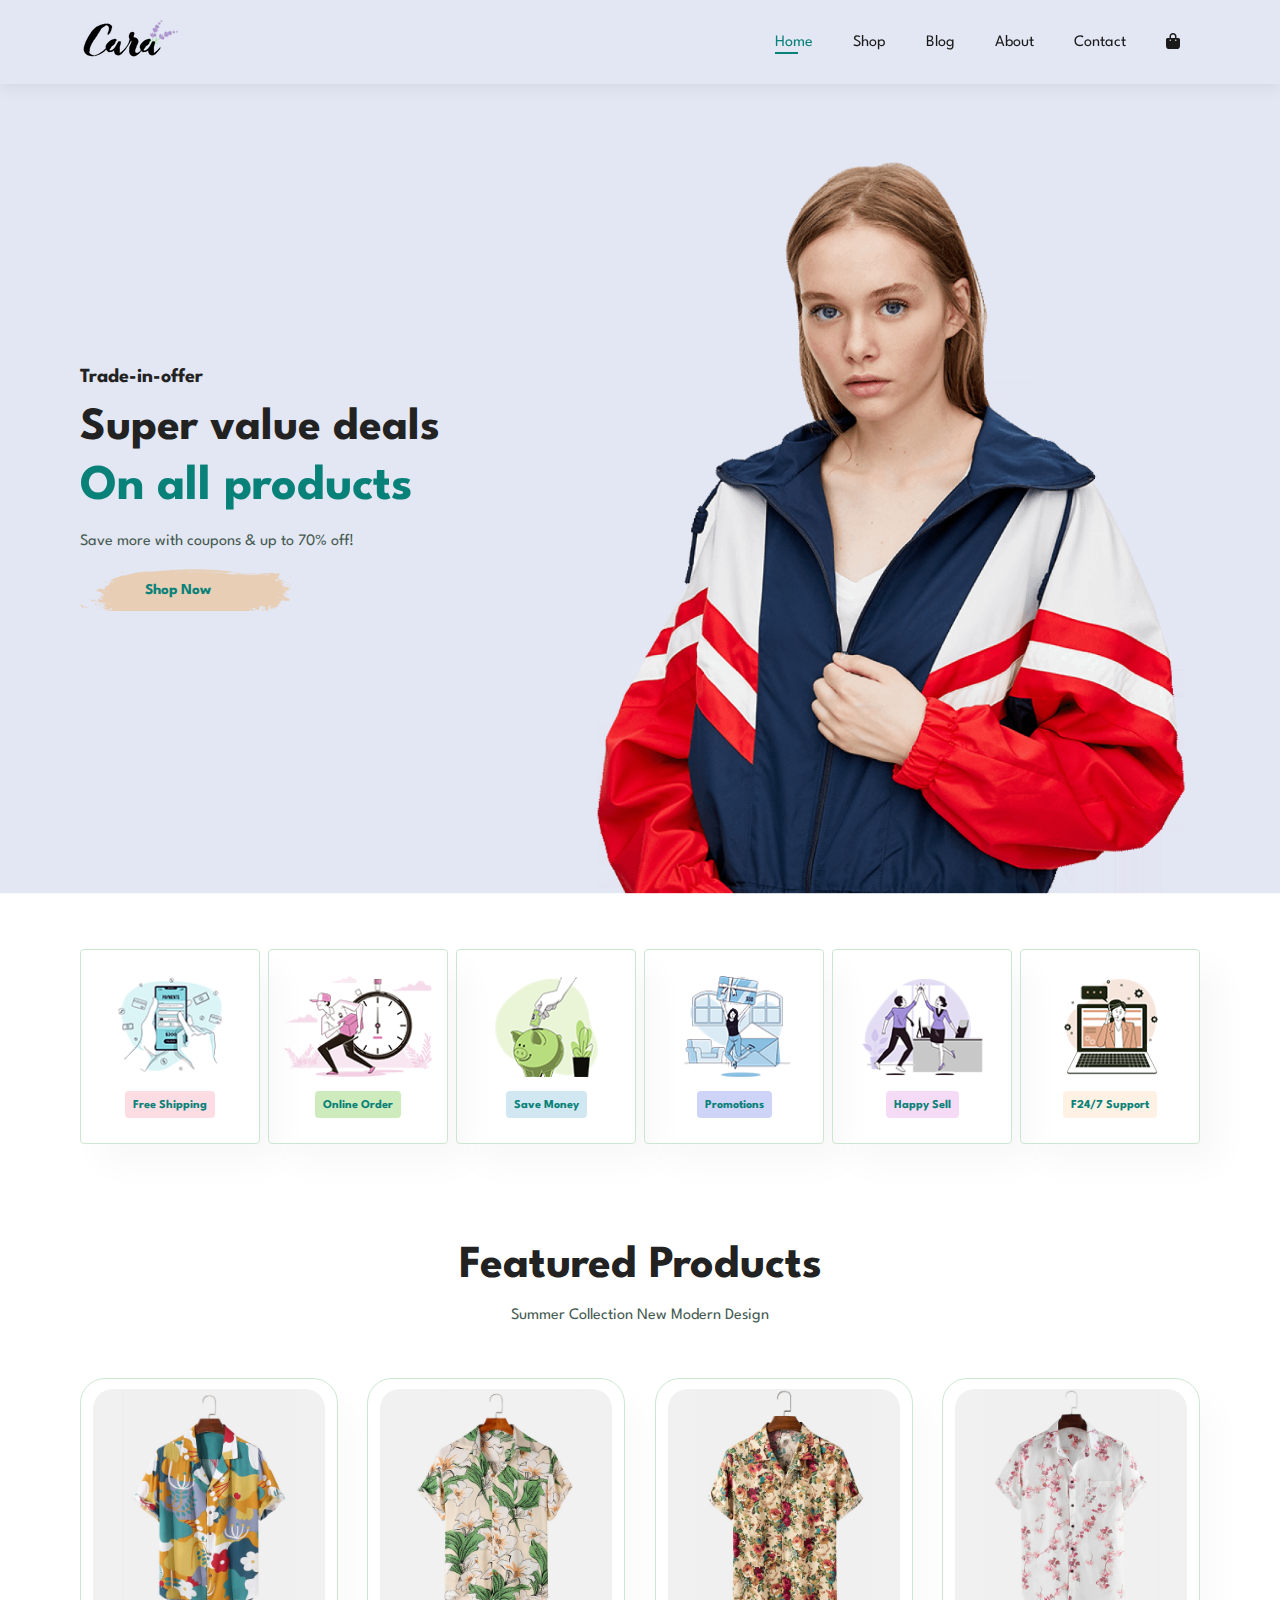
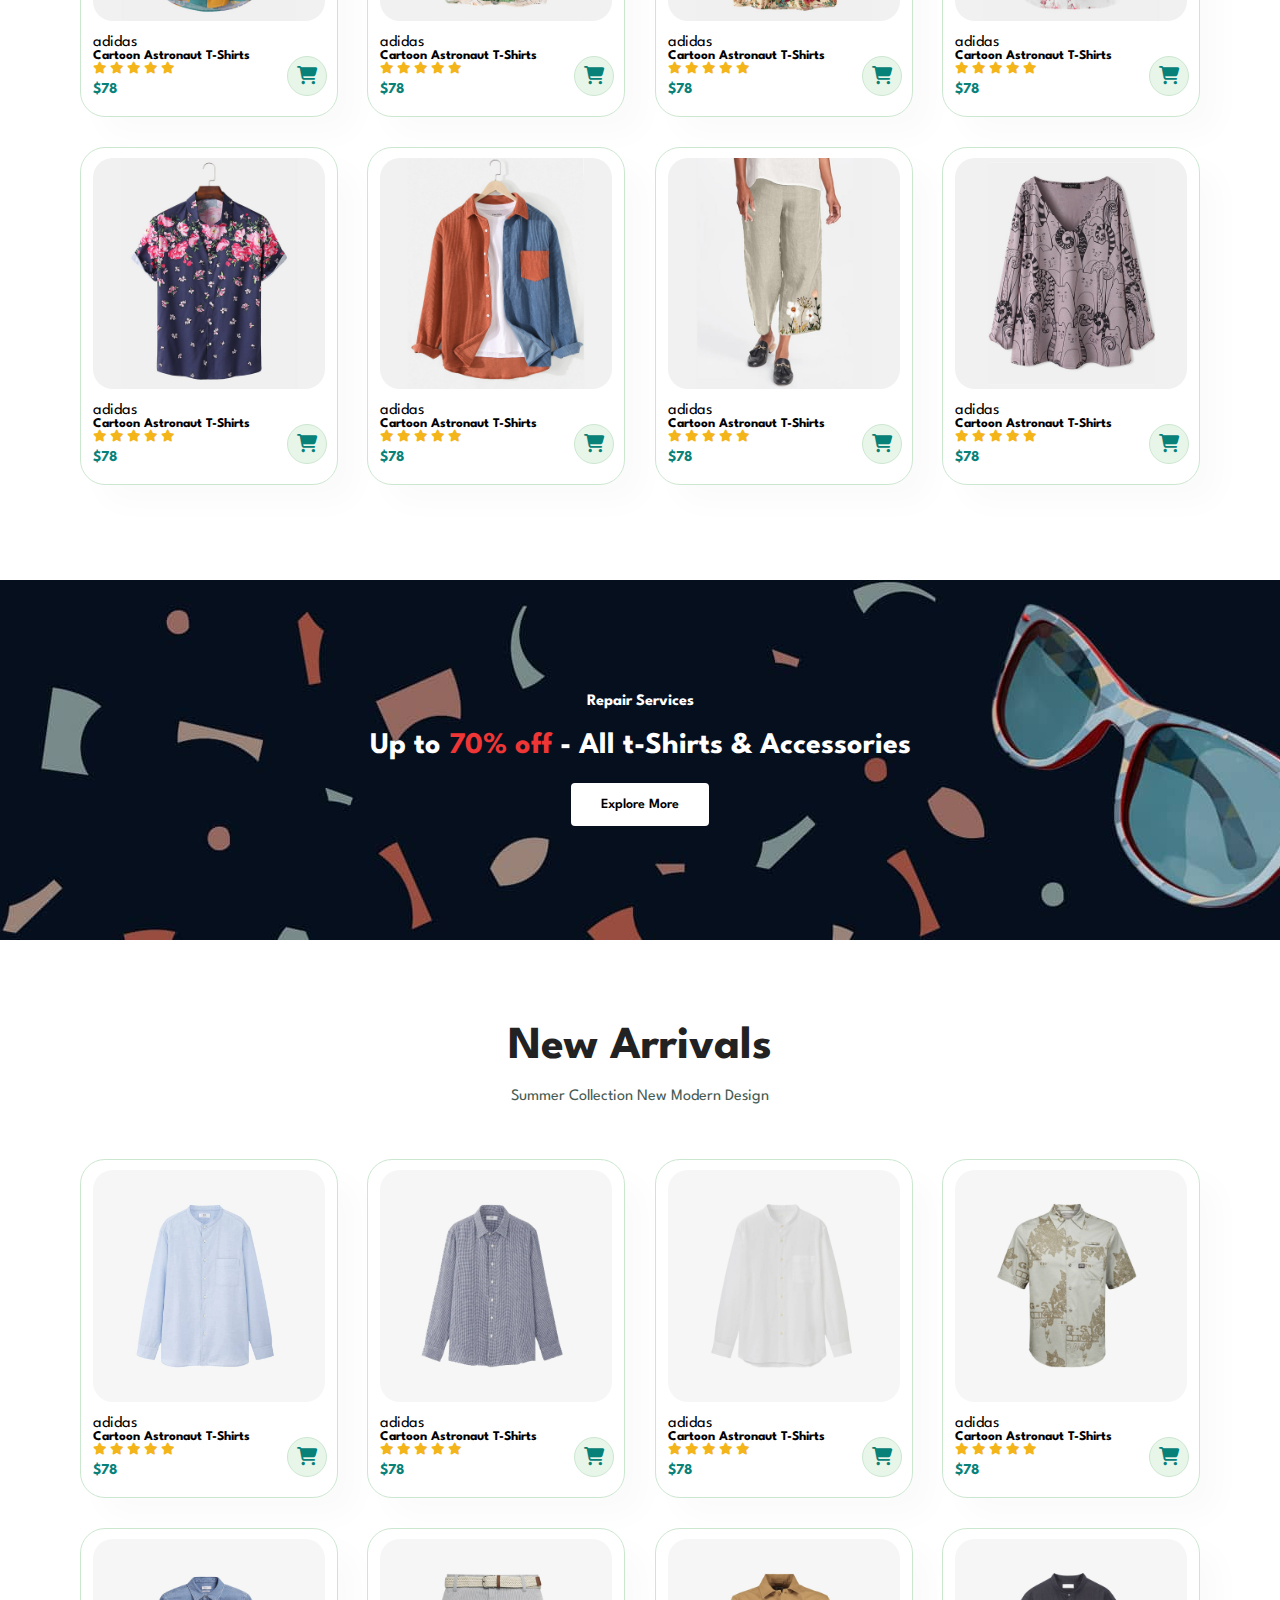
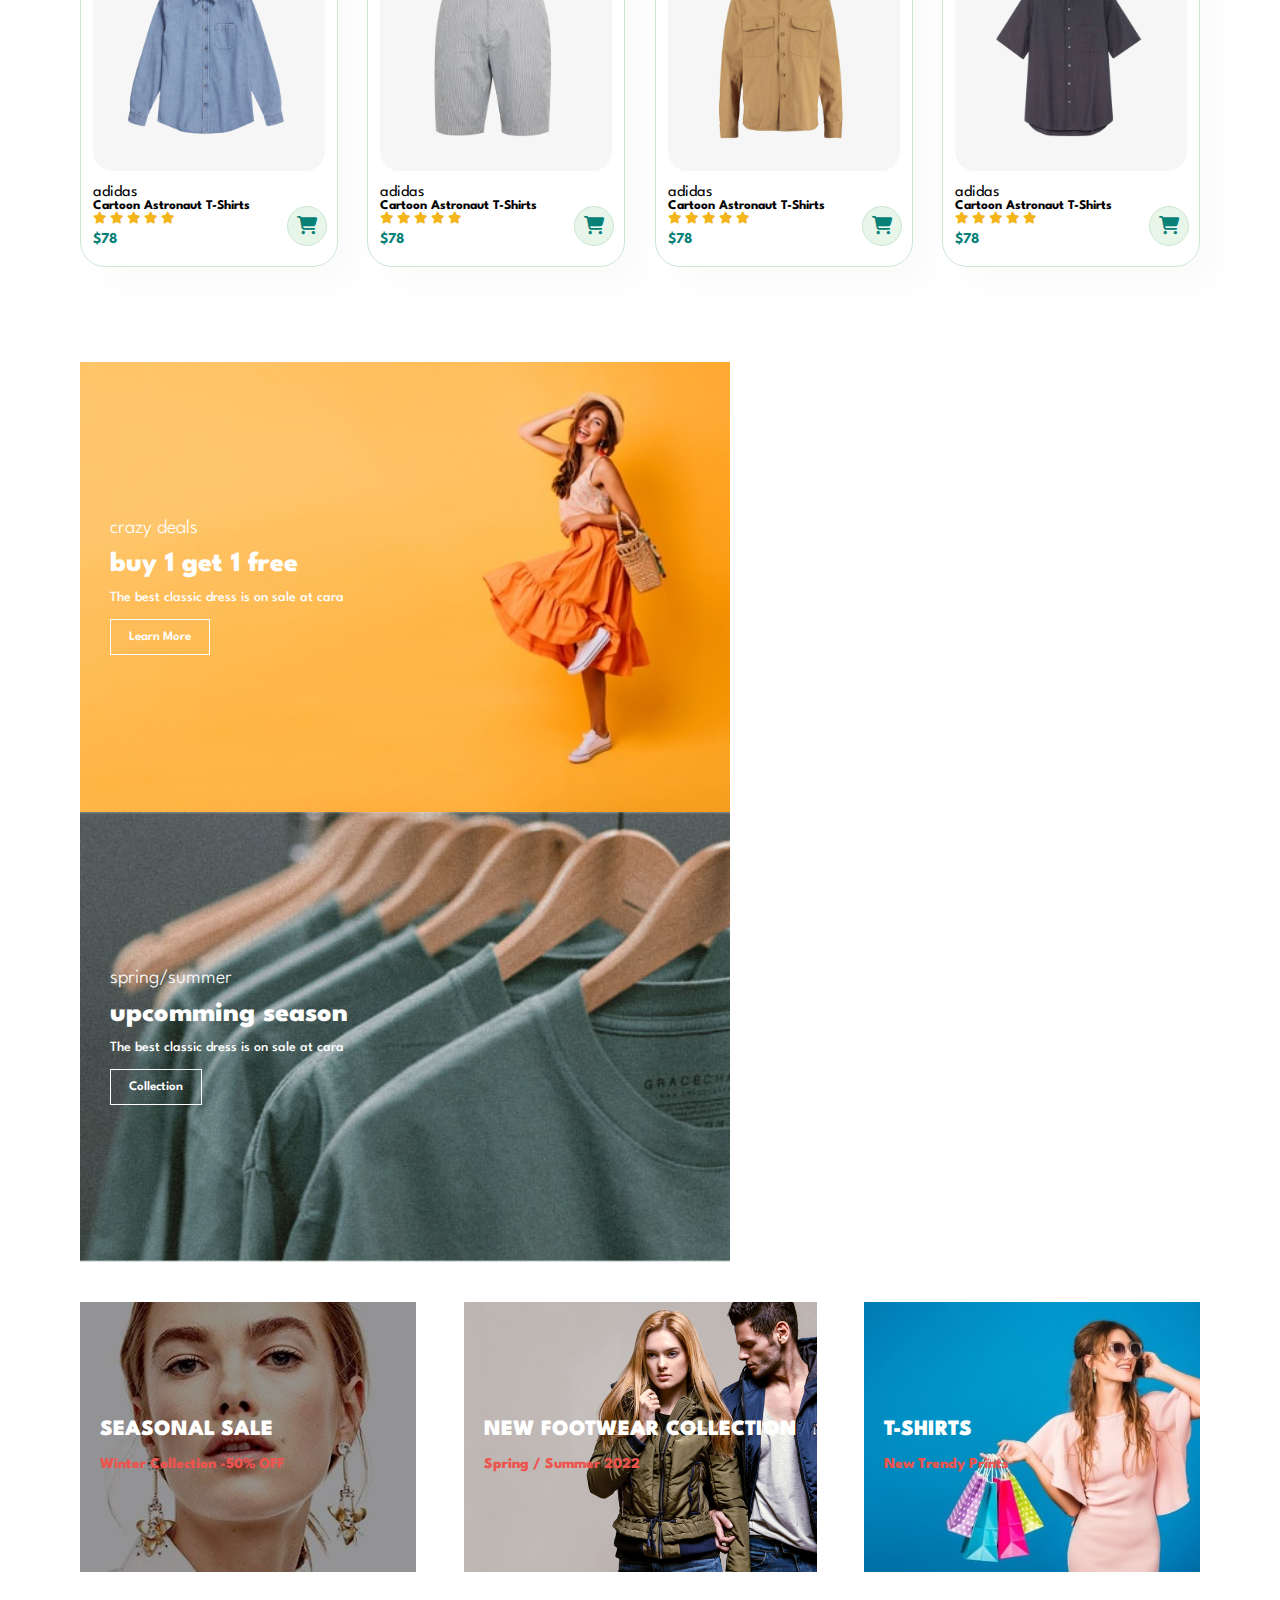
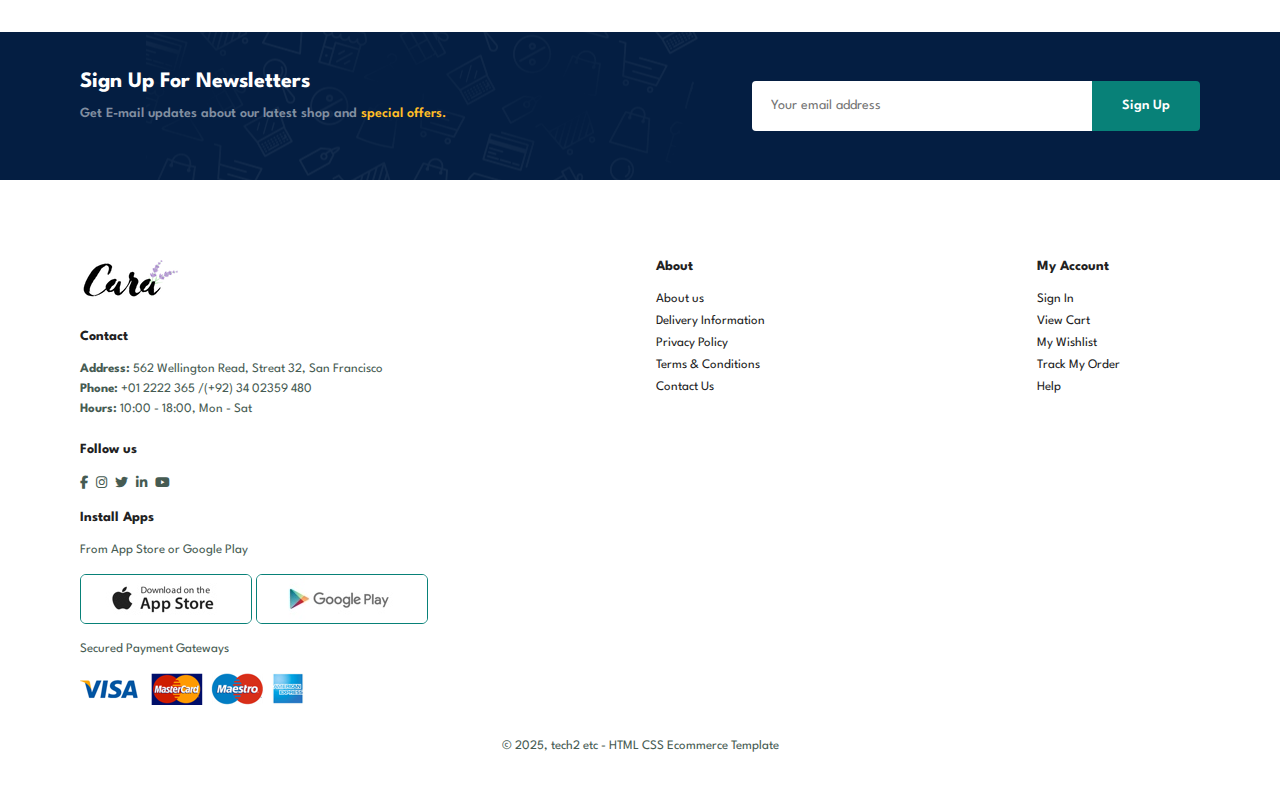
<file: index.html>
<!DOCTYPE html>
<html lang="en">

    <head>
        <meta charset="UTF-8">
        <meta http-equiv="X-UA-Compatible" content="IE=edge">
        <meta name="viewport" content="width=device-width, initial-scale=1.0">
        <title>Tech2etc Ecommerce Tutorial</title>
<link rel="stylesheet" href="https://cdnjs.cloudflare.com/ajax/libs/font-awesome/6.5.1/css/all.min.css" />


        <link rel="stylesheet" href="style.css">
    </head>

    <body>
        
        <section id="header">
            <a href="#"><img src="img/logo.png" class="logo" alt="Tech2etc Logo"></a>

            <div>
                <ul id="navbar">
                    <li><a class="active"href="index.html">Home</a></li>
                    <li><a href="shop.html">Shop</a></li>
                    <li><a href="blog.html">Blog</a></li>
                    <li><a href="about.html">About</a></li>
                    <li><a href="contact.html">Contact</a></li>
                    <li><a href="cart.html" id="la-bag"><i class="fa-solid fa-bag-shopping"></i></a></li>
                    <a href="#" id="close"><i class="fas fa-times"></i></a>
                </ul>
            </div>
            <div id="mobile">
                <a href="cart.html"><i class="fa-solid fa-bag-shopping" style="color: black;"></i></a>
                <i id="bar" class="fas fa-outdent"></i>
            </div>
        </section>

        <section id="hero">
            <h4>Trade-in-offer</h4>
            <h2>Super value deals</h2>
            <h1>On all products</h1>
            <p>Save more with coupons & up to  70% off!</p>
            <button>Shop Now</button>
        </section>

        <section id="feature" class="section-p1">
            <div class="fe-box">
                <img src="img/features/f1.png" alt="">
                <h6>Free Shipping</h6>
            </div>
              <div class="fe-box">
                <img src="img/features/f2.png" alt="">
                <h6>Online Order</h6>
            </div>
              <div class="fe-box">
                <img src="img/features/f3.png" alt="">
                <h6>Save Money</h6>
            </div>
              <div class="fe-box">
                <img src="img/features/f4.png" alt="">
                <h6>Promotions</h6>
            </div>
              <div class="fe-box">
                <img src="img/features/f5.png" alt="">
                <h6>Happy Sell</h6>
            </div>
              <div class="fe-box">
                <img src="img/features/f6.png" alt="">
                <h6>F24/7 Support</h6>
            </div>
        </section>

        <section id="product1" class="section-p1">
            <h2>Featured Products</h2>
            <p>Summer Collection New Modern Design</p>
            <div class="pro-container">
                <div class="pro">
                    <img src="img/products/f1.jpg" alt="">
                    <div class="des">
                        <span>adidas</span>
                        <h5>Cartoon Astronaut T-Shirts</h5>
                        <div class="star">
                            <i class="fas fa-star"></i>
                            <i class="fas fa-star"></i>
                            <i class="fas fa-star"></i>
                            <i class="fas fa-star"></i>
                            <i class="fas fa-star"></i>
                        </div>
                        <h4>$78</h4>
                    </div>
                    <a href="#"><i class="fa-solid fa-cart-shopping cart"></i></a>
                </div>
                 <div class="pro">
                    <img src="img/products/f2.jpg" alt="">
                    <div class="des">
                        <span>adidas</span>
                        <h5>Cartoon Astronaut T-Shirts</h5>
                        <div class="star">
                            <i class="fas fa-star"></i>
                            <i class="fas fa-star"></i>
                            <i class="fas fa-star"></i>
                            <i class="fas fa-star"></i>
                            <i class="fas fa-star"></i>
                        </div>
                        <h4>$78</h4>
                    </div>
                    <a href="#"><i class="fa-solid fa-cart-shopping cart"></i></a>
                </div>
                 <div class="pro">
                    <img src="img/products/f3.jpg" alt="">
                    <div class="des">
                        <span>adidas</span>
                        <h5>Cartoon Astronaut T-Shirts</h5>
                        <div class="star">
                            <i class="fas fa-star"></i>
                            <i class="fas fa-star"></i>
                            <i class="fas fa-star"></i>
                            <i class="fas fa-star"></i>
                            <i class="fas fa-star"></i>
                        </div>
                        <h4>$78</h4>
                    </div>
                    <a href="#"><i class="fa-solid fa-cart-shopping cart"></i></a>
                </div>
                 <div class="pro">
                    <img src="img/products/f4.jpg" alt="">
                    <div class="des">
                        <span>adidas</span>
                        <h5>Cartoon Astronaut T-Shirts</h5>
                        <div class="star">
                            <i class="fas fa-star"></i>
                            <i class="fas fa-star"></i>
                            <i class="fas fa-star"></i>
                            <i class="fas fa-star"></i>
                            <i class="fas fa-star"></i>
                        </div>
                        <h4>$78</h4>
                    </div>
                    <a href="#"><i class="fa-solid fa-cart-shopping cart"></i></a>
                </div>
                 <div class="pro">
                    <img src="img/products/f5.jpg" alt="">
                    <div class="des">
                        <span>adidas</span>
                        <h5>Cartoon Astronaut T-Shirts</h5>
                        <div class="star">
                            <i class="fas fa-star"></i>
                            <i class="fas fa-star"></i>
                            <i class="fas fa-star"></i>
                            <i class="fas fa-star"></i>
                            <i class="fas fa-star"></i>
                        </div>
                        <h4>$78</h4>
                    </div>
                    <a href="#"><i class="fa-solid fa-cart-shopping cart"></i></a>
                </div>
                 <div class="pro">
                    <img src="img/products/f6.jpg" alt="">
                    <div class="des">
                        <span>adidas</span>
                        <h5>Cartoon Astronaut T-Shirts</h5>
                        <div class="star">
                            <i class="fas fa-star"></i>
                            <i class="fas fa-star"></i>
                            <i class="fas fa-star"></i>
                            <i class="fas fa-star"></i>
                            <i class="fas fa-star"></i>
                        </div>
                        <h4>$78</h4>
                    </div>
                    <a href="#"><i class="fa-solid fa-cart-shopping cart"></i></a>
                </div>
                 <div class="pro">
                    <img src="img/products/f7.jpg" alt="">
                    <div class="des">
                        <span>adidas</span>
                        <h5>Cartoon Astronaut T-Shirts</h5>
                        <div class="star">
                            <i class="fas fa-star"></i>
                            <i class="fas fa-star"></i>
                            <i class="fas fa-star"></i>
                            <i class="fas fa-star"></i>
                            <i class="fas fa-star"></i>
                        </div>
                        <h4>$78</h4>
                    </div>
                    <a href="#"><i class="fa-solid fa-cart-shopping cart"></i></a>
                </div>
                 <div class="pro">
                    <img src="img/products/f8.jpg" alt="">
                    <div class="des">
                        <span>adidas</span>
                        <h5>Cartoon Astronaut T-Shirts</h5>
                        <div class="star">
                            <i class="fas fa-star"></i>
                            <i class="fas fa-star"></i>
                            <i class="fas fa-star"></i>
                            <i class="fas fa-star"></i>
                            <i class="fas fa-star"></i>
                        </div>
                        <h4>$78</h4>
                    </div>
                    <a href="#"><i class="fa-solid fa-cart-shopping cart"></i></a>
                </div>
            </div>
        </section>

        <section id="banner" class="section-m1">
            <h4>Repair Services</h4>
            <h2>Up to <span>70% off</span> - All t-Shirts & Accessories</h2>
            <button class="normal">Explore More</button>
        </section>

        <section id="product1" class="section-p1">
            <h2>New Arrivals</h2>
            <p>Summer Collection New Modern Design</p>
            <div class="pro-container">
                <div class="pro">
                    <img src="img/products/n1.jpg" alt="">
                    <div class="des">
                        <span>adidas</span>
                        <h5>Cartoon Astronaut T-Shirts</h5>
                        <div class="star">
                            <i class="fas fa-star"></i>
                            <i class="fas fa-star"></i>
                            <i class="fas fa-star"></i>
                            <i class="fas fa-star"></i>
                            <i class="fas fa-star"></i>
                        </div>
                        <h4>$78</h4>
                    </div>
                    <a href="#"><i class="fa-solid fa-cart-shopping cart"></i></a>
                </div>
                 <div class="pro">
                    <img src="img/products/n2.jpg" alt="">
                    <div class="des">
                        <span>adidas</span>
                        <h5>Cartoon Astronaut T-Shirts</h5>
                        <div class="star">
                            <i class="fas fa-star"></i>
                            <i class="fas fa-star"></i>
                            <i class="fas fa-star"></i>
                            <i class="fas fa-star"></i>
                            <i class="fas fa-star"></i>
                        </div>
                        <h4>$78</h4>
                    </div>
                    <a href="#"><i class="fa-solid fa-cart-shopping cart"></i></a>
                </div>
                 <div class="pro">
                    <img src="img/products/n3.jpg" alt="">
                    <div class="des">
                        <span>adidas</span>
                        <h5>Cartoon Astronaut T-Shirts</h5>
                        <div class="star">
                            <i class="fas fa-star"></i>
                            <i class="fas fa-star"></i>
                            <i class="fas fa-star"></i>
                            <i class="fas fa-star"></i>
                            <i class="fas fa-star"></i>
                        </div>
                        <h4>$78</h4>
                    </div>
                    <a href="#"><i class="fa-solid fa-cart-shopping cart"></i></a>
                </div>
                 <div class="pro">
                    <img src="img/products/n4.jpg" alt="">
                    <div class="des">
                        <span>adidas</span>
                        <h5>Cartoon Astronaut T-Shirts</h5>
                        <div class="star">
                            <i class="fas fa-star"></i>
                            <i class="fas fa-star"></i>
                            <i class="fas fa-star"></i>
                            <i class="fas fa-star"></i>
                            <i class="fas fa-star"></i>
                        </div>
                        <h4>$78</h4>
                    </div>
                    <a href="#"><i class="fa-solid fa-cart-shopping cart"></i></a>
                </div>
                 <div class="pro">
                    <img src="img/products/n5.jpg" alt="">
                    <div class="des">
                        <span>adidas</span>
                        <h5>Cartoon Astronaut T-Shirts</h5>
                        <div class="star">
                            <i class="fas fa-star"></i>
                            <i class="fas fa-star"></i>
                            <i class="fas fa-star"></i>
                            <i class="fas fa-star"></i>
                            <i class="fas fa-star"></i>
                        </div>
                        <h4>$78</h4>
                    </div>
                    <a href="#"><i class="fa-solid fa-cart-shopping cart"></i></a>
                </div>
                 <div class="pro">
                    <img src="img/products/n6.jpg" alt="">
                    <div class="des">
                        <span>adidas</span>
                        <h5>Cartoon Astronaut T-Shirts</h5>
                        <div class="star">
                            <i class="fas fa-star"></i>
                            <i class="fas fa-star"></i>
                            <i class="fas fa-star"></i>
                            <i class="fas fa-star"></i>
                            <i class="fas fa-star"></i>
                        </div>
                        <h4>$78</h4>
                    </div>
                    <a href="#"><i class="fa-solid fa-cart-shopping cart"></i></a>
                </div>
                 <div class="pro">
                    <img src="img/products/n7.jpg" alt="">
                    <div class="des">
                        <span>adidas</span>
                        <h5>Cartoon Astronaut T-Shirts</h5>
                        <div class="star">
                            <i class="fas fa-star"></i>
                            <i class="fas fa-star"></i>
                            <i class="fas fa-star"></i>
                            <i class="fas fa-star"></i>
                            <i class="fas fa-star"></i>
                        </div>
                        <h4>$78</h4>
                    </div>
                    <a href="#"><i class="fa-solid fa-cart-shopping cart"></i></a>
                </div>
                 <div class="pro">
                    <img src="img/products/n8.jpg" alt="">
                    <div class="des">
                        <span>adidas</span>
                        <h5>Cartoon Astronaut T-Shirts</h5>
                        <div class="star">
                            <i class="fas fa-star"></i>
                            <i class="fas fa-star"></i>
                            <i class="fas fa-star"></i>
                            <i class="fas fa-star"></i>
                            <i class="fas fa-star"></i>
                        </div>
                        <h4>$78</h4>
                    </div>
                    <a href="#"><i class="fa-solid fa-cart-shopping cart"></i></a>
                </div>
            </div>
        </section>

        <section id="sm-banner" class="section-p1">
            <div class="banner-box">
                <h4>crazy deals</h4>
                <h2>buy 1 get 1 free</h2>
                <span>The best classic dress is on sale at cara</span>
                <button class="white">Learn More</button>
            </div>
             <div class="banner-box banner-box2">
                <h4>spring/summer</h4>
                <h2>upcomming season</h2>
                <span>The best classic dress is on sale at cara</span>
                <button class="white">Collection</button>
            </div>
        </section>

        <section id="banner3">
              <div class="banner-box">
                <h2>SEASONAL SALE</h2>
                <h3>Winter Collection -50% OFF</h3>
            </div>
              <div class="banner-box banner-box2">
                <h2>NEW FOOTWEAR COLLECTION</h2>
                <h3>Spring / Summer 2022</h3>
            </div>
              <div class="banner-box banner-box3">
                <h2>T-SHIRTS</h2>
                <h3>New Trendy Prints</h3>
            </div>
        </section>

        <section id="news-letter" class="section-p1 section-m1">
            <div id="news-text">
                <h4>Sign Up For Newsletters</h4>
                <p>Get E-mail updates about our latest shop and <span>special offers.</span></p>
            </div>
            <div class="form">
                <input type="text" placeholder="Your email address">
                <button class="normal">Sign Up</button>
            </div>
        </section>

        <footer class="section-p1">
            <div class="col">
                <img class="logo" src="img/logo.png" alt="">
                <h4>Contact</h4>
                <p><strong>Address: </strong> 562 Wellington Read, Streat 32, San Francisco</p>
                <p><strong>Phone: </strong> +01 2222 365 /(+92) 34 02359 480</p>
                <p><strong>Hours: </strong> 10:00 - 18:00, Mon - Sat</p>
                <div class="follow">
                    <h4>Follow us</h4>
                    <div class="icon">
                     <a href="https://www.facebook.com/share/1a7uijsWV1/"><i class="fa-brands fa-facebook-f"></i></a>
                     <a href=" https://www.instagram.com/shahidk._.here"><i class="fa-brands fa-instagram"></i></a>
                     <a href=""><i class="fa-brands fa-twitter"></i></a>
                     <a href="https://www.linkedin.com/in/shahid-ahmed-khuhro"><i class="fa-brands fa-linkedin-in"></i></a>
                     <a href=""><i class="fa-brands fa-youtube"></i></a>
                    </div>
                </div>
            </div>
            <div class="col">
                <h4>About</h4>
                <a href="#">About us</a>
                <a href="#">Delivery Information</a>
                <a href="#">Privacy Policy</a>
                <a href="#">Terms & Conditions</a>
                <a href="#">Contact Us</a>
            </div>
            <div class="col">
                <h4>My Account</h4>
                <a href="#">Sign In</a>
                <a href="#">View Cart</a>
                <a href="#">My Wishlist</a>
                <a href="#">Track My Order</a>
                <a href="#">Help</a>
            </div>
            <div class="col install">
                <h4>Install Apps</h4>
                <p>From App Store or Google Play</p>
                <div class="row">
                    <img src="img/pay/app.jpg" alt="">
                    <img src="img/pay/play.jpg" alt="">
                </div>
                <p>Secured Payment Gateways</p>
                <img src="img/pay/pay.png" alt="">
            </div>

            <div class="copyright">
                <p>&copy; 2025, tech2 etc - HTML CSS Ecommerce Template</p>
            </div>
        </footer>
        

        <script src="script.js"></script>
    </body>

</html>
</file>
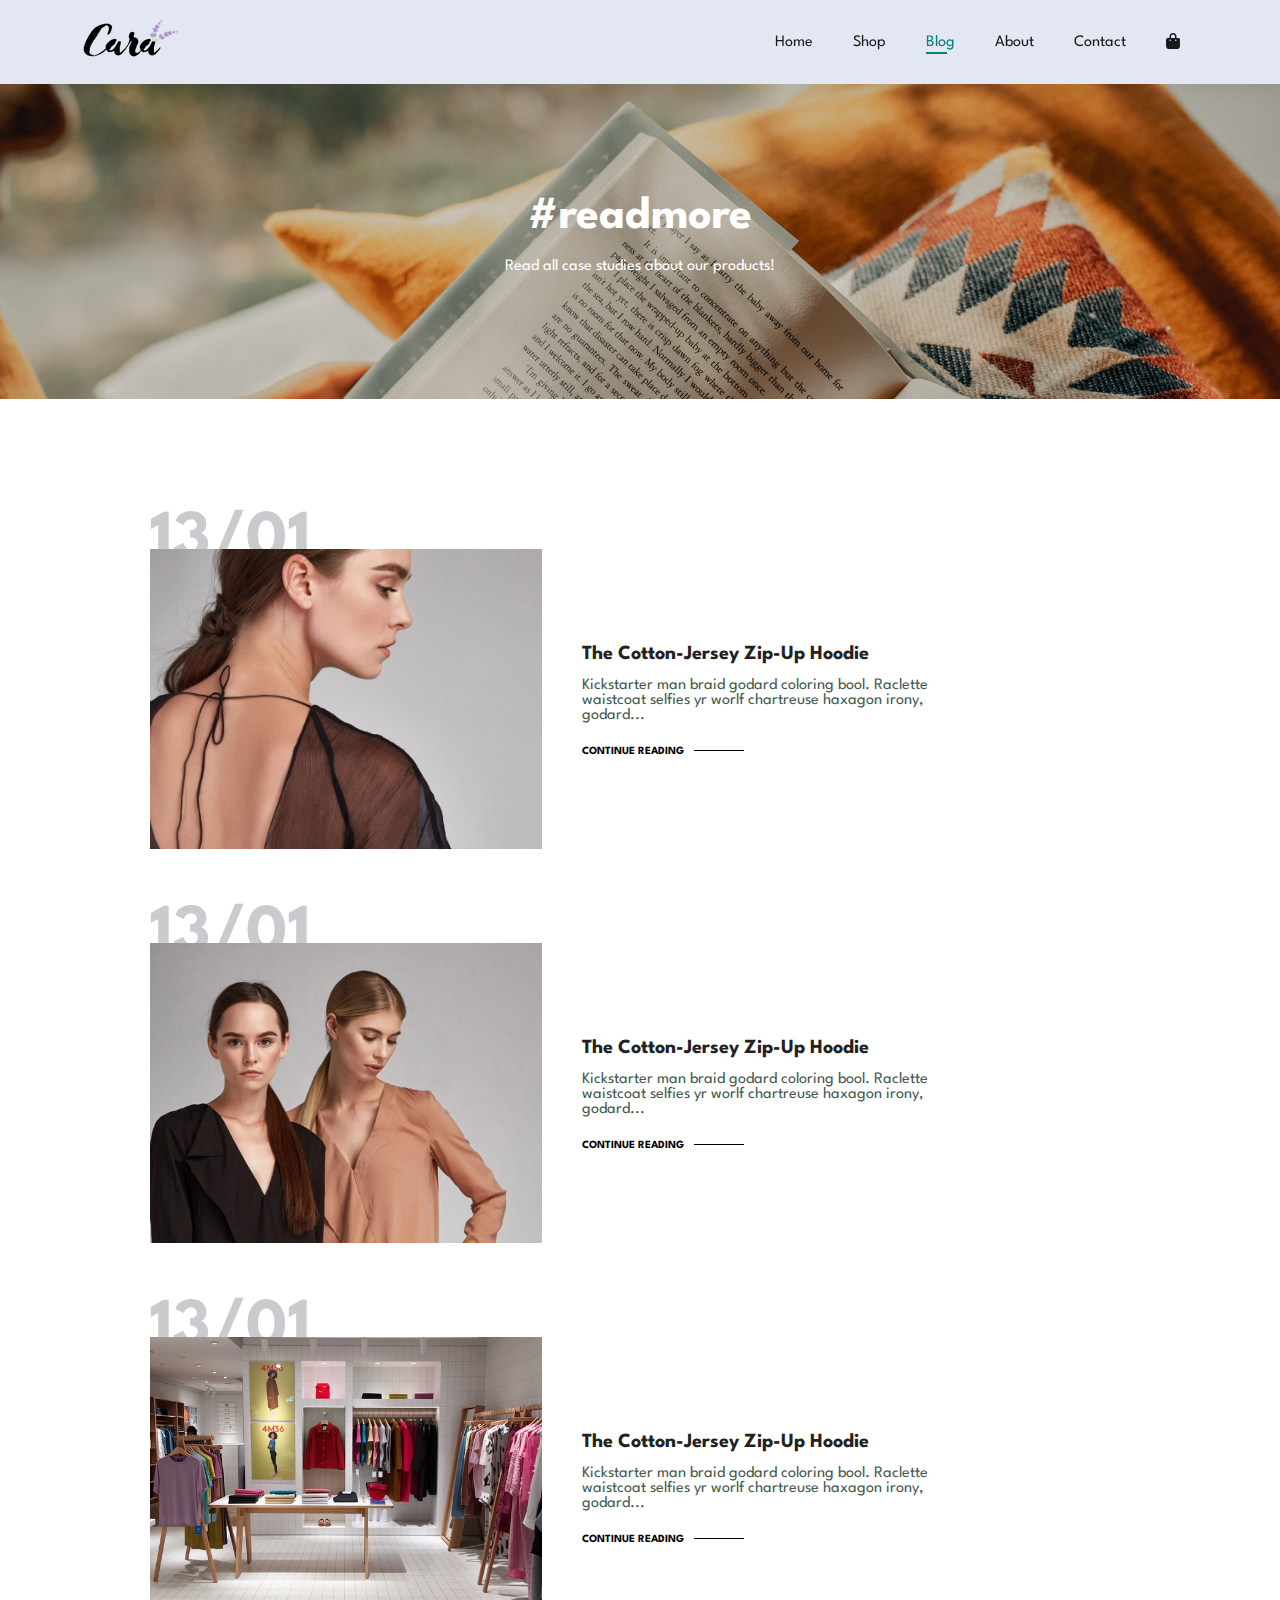
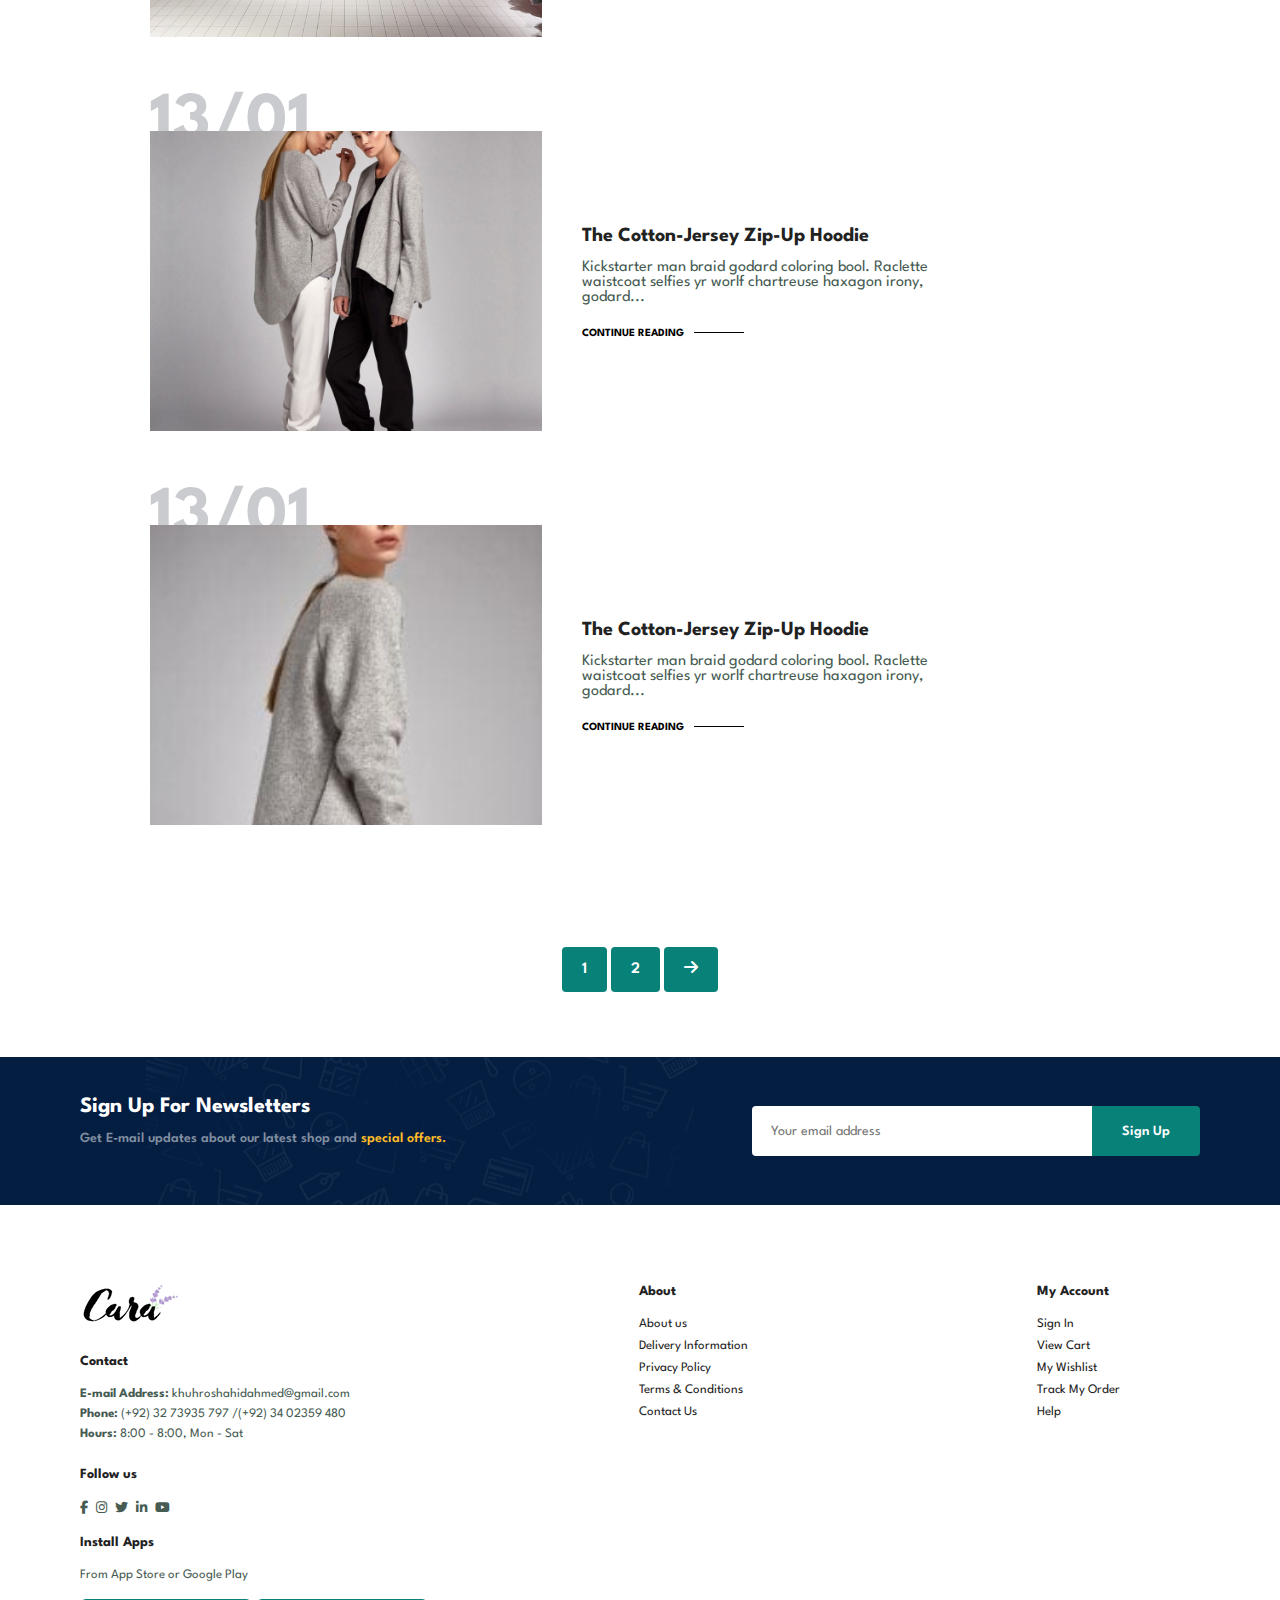
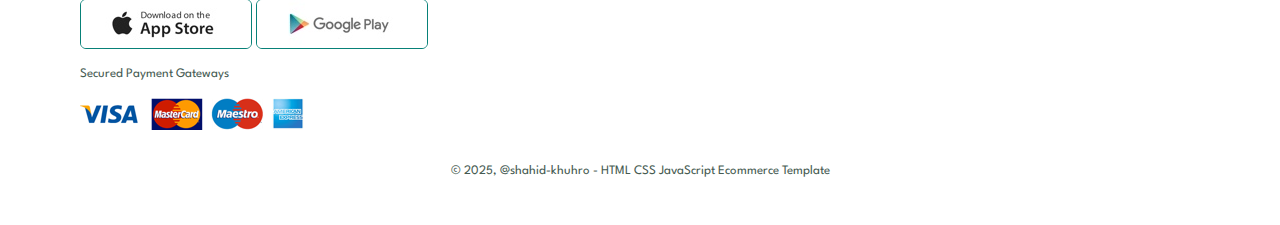
<file: blog.html>
<!DOCTYPE html>
<html lang="en">

    <head>
        <meta charset="UTF-8">
        <meta http-equiv="X-UA-Compatible" content="IE=edge">
        <meta name="viewport" content="width=device-width, initial-scale=1.0">
        <title>Blog | Ecommerce Website</title>
        <link rel="stylesheet"
            href="https://cdnjs.cloudflare.com/ajax/libs/font-awesome/6.5.1/css/all.min.css" />

        <link rel="stylesheet" href="style.css">
    </head>

    <body>

        <section id="header">
            <a href="#"><img src="img/logo.png" class="logo"
                    alt="Tech2etc Logo"></a>

            <div>
                <ul id="navbar">
                    <li><a href="index.html">Home</a></li>
                    <li><a href="shop.html">Shop</a></li>
                    <li><a class="active" href="blog.html">Blog</a></li>
                    <li><a href="about.html">About</a></li>
                    <li><a href="contact.html">Contact</a></li>
                    <li><a href="cart.html" id="la-bag"><i
                                class="fa-solid fa-bag-shopping"></i></a></li>
                    <a href="#" id="close"><i class="fas fa-times"></i></a>
                </ul>
            </div>
            <div id="mobile">
                <a href="cart.html"><i class="fa-solid fa-bag-shopping"
                        style="color: black;"></i></a>
                <i id="bar" class="fas fa-outdent"></i>
            </div>
        </section>

        <section id="page-header" class="blog-header">
            <h2>#readmore</h2>
            <p>Read all case studies about our products!</p>
        </section>

        <section id="blog">
            <div class="blog-box">
                <div class="blog-img">
                    <img src="img/blog/b1.jpg" alt="">
                </div>
                <div class="blog-details">
                    <h4>The Cotton-Jersey Zip-Up Hoodie</h4>
                    <p>Kickstarter man braid godard coloring bool. Raclette waistcoat selfies yr worlf chartreuse haxagon irony, godard...</p>
                    <a href="#">CONTINUE READING</a>
                </div>
                <H1>13/01</H1>
            </div>
            <div class="blog-box">
                <div class="blog-img">
                    <img src="img/blog/b2.jpg" alt="">
                </div>
                <div class="blog-details">
                    <h4>The Cotton-Jersey Zip-Up Hoodie</h4>
                    <p>Kickstarter man braid godard coloring bool. Raclette waistcoat selfies yr worlf chartreuse haxagon irony, godard...</p>
                    <a href="#">CONTINUE READING</a>
                </div>
                <H1>13/01</H1>
            </div>
            <div class="blog-box">
                <div class="blog-img">
                    <img src="img/blog/b3.jpg" alt="">
                </div>
                <div class="blog-details">
                    <h4>The Cotton-Jersey Zip-Up Hoodie</h4>
                    <p>Kickstarter man braid godard coloring bool. Raclette waistcoat selfies yr worlf chartreuse haxagon irony, godard...</p>
                    <a href="#">CONTINUE READING</a>
                </div>
                <H1>13/01</H1>
            </div>
            <div class="blog-box">
                <div class="blog-img">
                    <img src="img/blog/b4.jpg" alt="">
                </div>
                <div class="blog-details">
                    <h4>The Cotton-Jersey Zip-Up Hoodie</h4>
                    <p>Kickstarter man braid godard coloring bool. Raclette waistcoat selfies yr worlf chartreuse haxagon irony, godard...</p>
                    <a href="#">CONTINUE READING</a>
                </div>
                <H1>13/01</H1>
            </div>
            <div class="blog-box">
                <div class="blog-img">
                    <img src="img/blog/b5.jpg" alt="">
                </div>
                <div class="blog-details">
                    <h4>The Cotton-Jersey Zip-Up Hoodie</h4>
                    <p>Kickstarter man braid godard coloring bool. Raclette waistcoat selfies yr worlf chartreuse haxagon irony, godard...</p>
                    <a href="#">CONTINUE READING</a>
                </div>
                <H1>13/01</H1>
            </div>
        </section>

        <section id="pagination" class="section-p1">
            <a href="#">1</a>
            <a href="#">2</a>
            <a href="#"><i class="fa-solid fa-arrow-right"></i></a>
        </section>

        <section id="news-letter" class="section-p1 section-m1">
            <div id="news-text">
                <h4>Sign Up For Newsletters</h4>
                <p>Get E-mail updates about our latest shop and <span>special
                        offers.</span></p>
            </div>
            <div class="form">
                <input type="text" placeholder="Your email address">
                <button class="normal">Sign Up</button>
            </div>
        </section>

        <footer class="section-p1">
            <div class="col">
                <img class="logo" src="img/logo.png" alt>
                <h4>Contact</h4>
                <p><strong>E-mail Address: </strong> khuhroshahidahmed@gmail.com</p>
                <p><strong>Phone: </strong> (+92) 32 73935 797 /(+92) 34 02359 480</p>
                <p><strong>Hours: </strong> 8:00 - 8:00, Mon - Sat</p>
                <div class="follow">
                    <h4>Follow us</h4>
                    <div class="icon">
                        <a href="https://www.facebook.com/share/1a7uijsWV1/"><i class="fa-brands fa-facebook-f"></i></a>
                        <a href=" https://www.instagram.com/shahidk._.here"><i class="fa-brands fa-instagram"></i></a>
                        <a href=""><i class="fa-brands fa-twitter"></i></a>
                        <a href="https://www.linkedin.com/in/shahid-ahmed-khuhro"><i class="fa-brands fa-linkedin-in"></i></a>
                        <a href=""><i class="fa-brands fa-youtube"></i></a>
                    </div>
                </div>
            </div>
            <div class="col">
                <h4>About</h4>
                <a href="#">About us</a>
                <a href="#">Delivery Information</a>
                <a href="#">Privacy Policy</a>
                <a href="#">Terms & Conditions</a>
                <a href="#">Contact Us</a>
            </div>
            <div class="col">
                <h4>My Account</h4>
                <a href="#">Sign In</a>
                <a href="#">View Cart</a>
                <a href="#">My Wishlist</a>
                <a href="#">Track My Order</a>
                <a href="#">Help</a>
            </div>
            <div class="col install">
                <h4>Install Apps</h4>
                <p>From App Store or Google Play</p>
                <div class="row">
                    <img src="img/pay/app.jpg" alt>
                    <img src="img/pay/play.jpg" alt>
                </div>
                <p>Secured Payment Gateways</p>
                <img src="img/pay/pay.png" alt>
            </div>

            <div class="copyright">
                <p>&copy; 2025, @shahid-khuhro - HTML CSS JavaScript Ecommerce Template</p>
            </div>
        </footer>

        <script src="script.js"></script>
    </body>

</html>
</file>
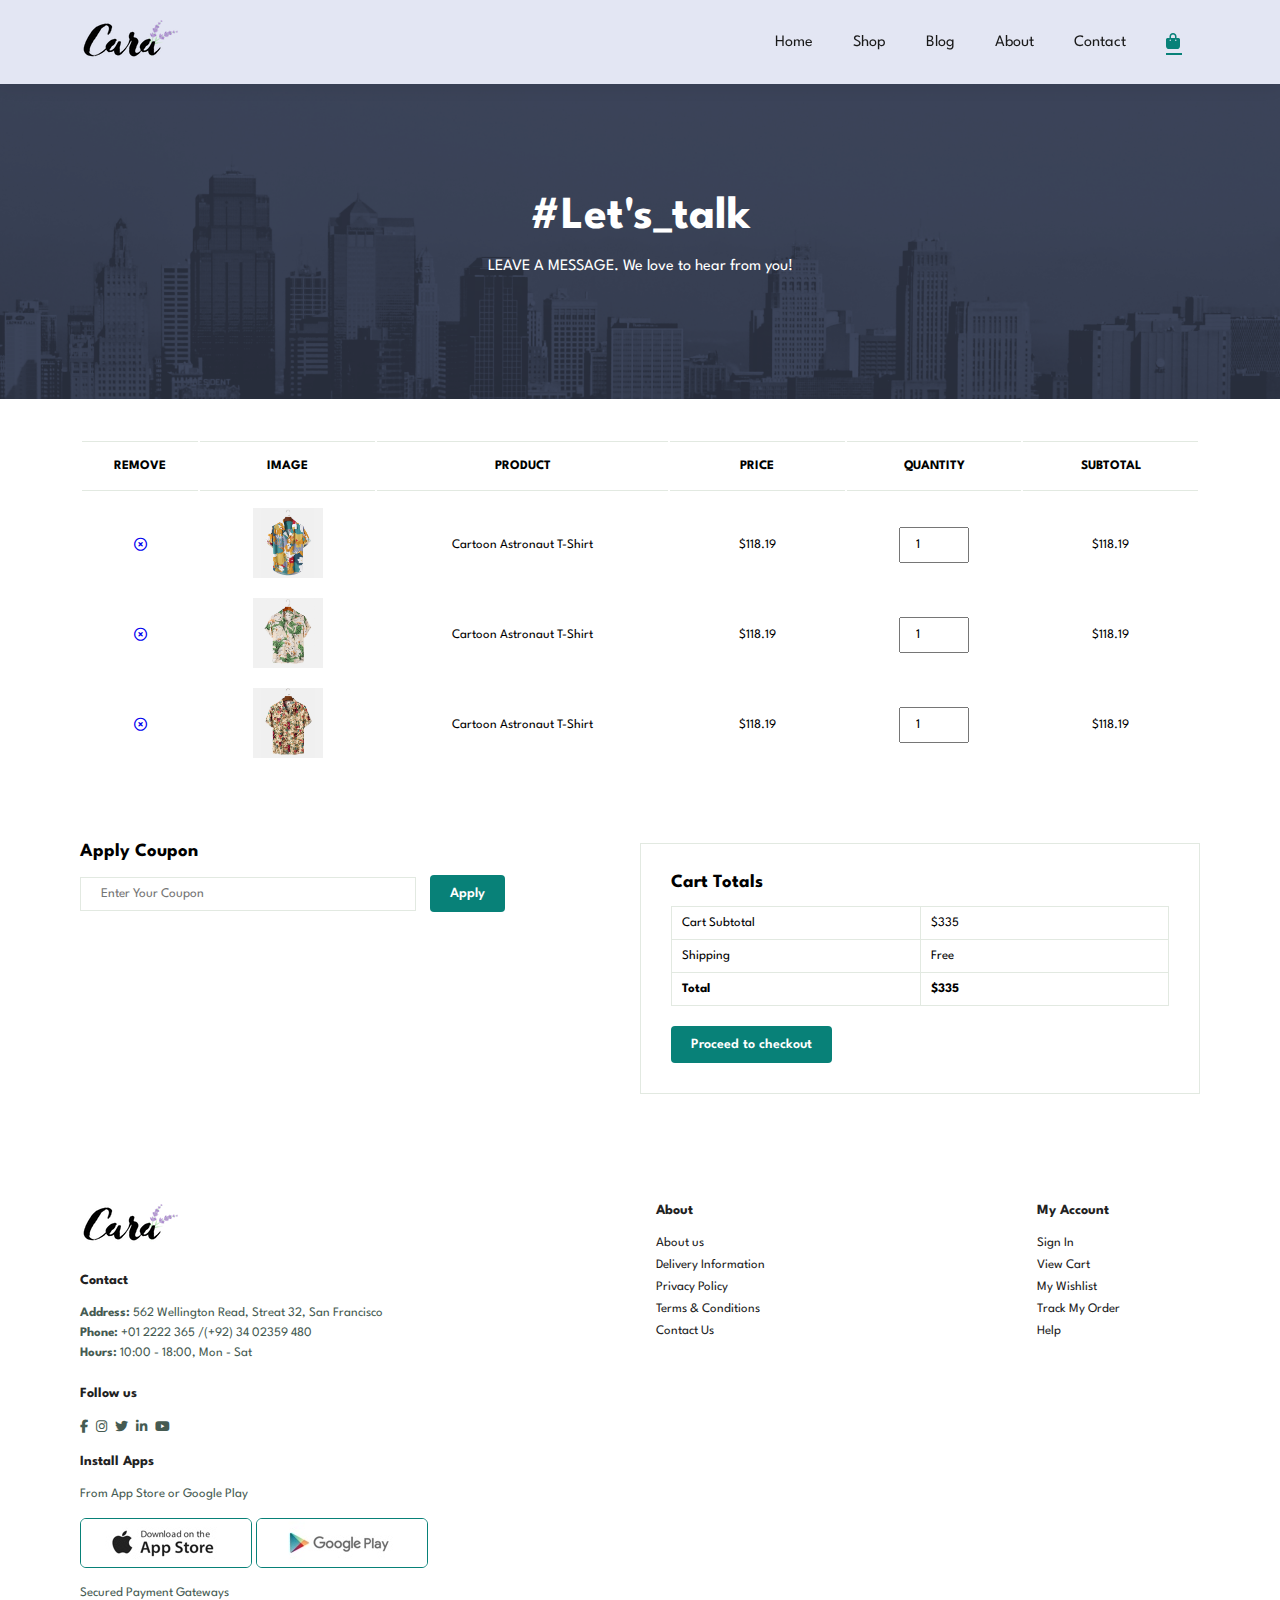
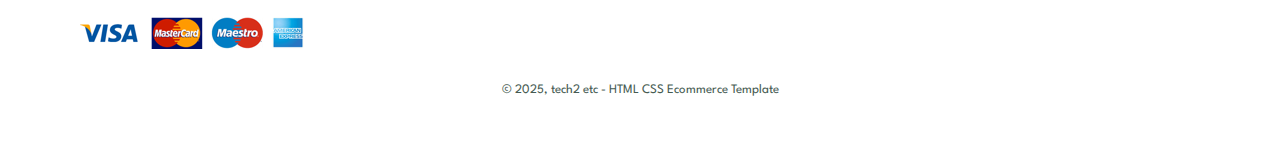
<file: cart.html>
<!DOCTYPE html>
<html lang="en">

    <head>
        <meta charset="UTF-8">
        <meta http-equiv="X-UA-Compatible" content="IE=edge">
        <meta name="viewport" content="width=device-width, initial-scale=1.0">
        <title>Tech2etc Ecommerce Tutorial</title>
        <link rel="stylesheet"
            href="https://cdnjs.cloudflare.com/ajax/libs/font-awesome/6.5.1/css/all.min.css" />

        <link rel="stylesheet" href="style.css">
    </head>

    <body>

        <section id="header">
            <a href="#"><img src="img/logo.png" class="logo"
                    alt="Tech2etc Logo"></a>

            <div>
                <ul id="navbar">
                    <li><a href="index.html">Home</a></li>
                    <li><a href="shop.html">Shop</a></li>
                    <li><a href="blog.html">Blog</a></li>
                    <li><a href="about.html">About</a></li>
                    <li><a href="contact.html">Contact</a></li>
                    <li><a class="active" href="cart.html" id="la-bag"><i
                                class="fa-solid fa-bag-shopping"></i></a></li>
                    <a href="#" id="close"><i class="fas fa-times"></i></a>
                </ul>
            </div>
            <div id="mobile">
                <a href="cart.html"><i class="fa-solid fa-bag-shopping"
                        style="color: black;"></i></a>
                <i id="bar" class="fas fa-outdent"></i>
            </div>
        </section>

        <section id="page-header" class="about-header">
            <h2>#Let's_talk</h2>
            <p>LEAVE A MESSAGE. We love to hear from you!</p>
        </section>

        <section id="cart" class="section-p1">
            <table width="100%">
                <thead>
                    <tr>
                        <th>Remove</th>
                        <th>Image</th>
                        <th>Product</th>
                        <th>Price</th>
                        <th>Quantity</th>
                        <th>Subtotal</th>
                    </tr>
                </thead>
                <tbody>
                    <tr>
                        <td><a href="#"><i class="far fa-times-circle"></i></a></td>
                        <td><img src="img/products/f1.jpg" alt=""></td>
                        <td>Cartoon Astronaut T-Shirt</td>
                        <td>$118.19</td>
                        <td><input type="number" value="1"></td>
                        <td>$118.19</td>
                    </tr>
                </tbody>
                <tbody>
                    <tr>
                        <td><a href="#"><i class="far fa-times-circle"></i></a></td>
                        <td><img src="img/products/f2.jpg" alt=""></td>
                        <td>Cartoon Astronaut T-Shirt</td>
                        <td>$118.19</td>
                        <td><input type="number" value="1"></td>
                        <td>$118.19</td>
                    </tr>
                </tbody>
                <tbody>
                    <tr>
                        <td><a href="#"><i class="far fa-times-circle"></i></a></td>
                        <td><img src="img/products/f3.jpg" alt=""></td>
                        <td>Cartoon Astronaut T-Shirt</td>
                        <td>$118.19</td>
                        <td><input type="number" value="1"></td>
                        <td>$118.19</td>
                    </tr>
                </tbody>
            </table>

        </section>

        <section id="cart-add" class="section-p1">
            <div id="coupon">
                <h3>Apply Coupon</h3>
                <div>
                    <input type="text" placeholder="Enter Your Coupon">
                    <button class="normal">Apply</button>
                </div>
            </div>

            <div id="subtotal">
                <h3>Cart Totals</h3>
                <table>
                    <tr>
                        <td>Cart Subtotal</td>
                        <td>$335</td>
                    </tr>
                    <tr>
                        <td>Shipping</td>
                        <td>Free</td>
                    </tr>
                    <tr>
                        <td><strong>Total</strong></td>
                        <td><strong>$335</strong></td>
                    </tr>
                </table>
                <button class="normal">Proceed to checkout</button>
            </div>
        </section>

        <footer class="section-p1">
            <div class="col">
                <img class="logo" src="img/logo.png" alt>
                <h4>Contact</h4>
                <p><strong>Address: </strong> 562 Wellington Read, Streat 32,
                    San Francisco</p>
                <p><strong>Phone: </strong> +01 2222 365 /(+92) 34 02359 480</p>
                <p><strong>Hours: </strong> 10:00 - 18:00, Mon - Sat</p>
                <div class="follow">
                    <h4>Follow us</h4>
                    <div class="icon">
                        <a href="https://www.facebook.com/share/1a7uijsWV1/"><i class="fa-brands fa-facebook-f"></i></a>
                        <a href=" https://www.instagram.com/shahidk._.here"><i class="fa-brands fa-instagram"></i></a>
                        <a href=""><i class="fa-brands fa-twitter"></i></a>
                        <a href="https://www.linkedin.com/in/shahid-ahmed-khuhro"><i class="fa-brands fa-linkedin-in"></i></a>
                        <a href=""><i class="fa-brands fa-youtube"></i></a>
                    </div>
                </div>
            </div>
            <div class="col">
                <h4>About</h4>
                <a href="#">About us</a>
                <a href="#">Delivery Information</a>
                <a href="#">Privacy Policy</a>
                <a href="#">Terms & Conditions</a>
                <a href="#">Contact Us</a>
            </div>
            <div class="col">
                <h4>My Account</h4>
                <a href="#">Sign In</a>
                <a href="#">View Cart</a>
                <a href="#">My Wishlist</a>
                <a href="#">Track My Order</a>
                <a href="#">Help</a>
            </div>
            <div class="col install">
                <h4>Install Apps</h4>
                <p>From App Store or Google Play</p>
                <div class="row">
                    <img src="img/pay/app.jpg" alt>
                    <img src="img/pay/play.jpg" alt>
                </div>
                <p>Secured Payment Gateways</p>
                <img src="img/pay/pay.png" alt>
            </div>

            <div class="copyright">
                <p>&copy; 2025, tech2 etc - HTML CSS Ecommerce Template</p>
            </div>
        </footer>

        <script src="script.js"></script>
    </body>

</html>
</file>
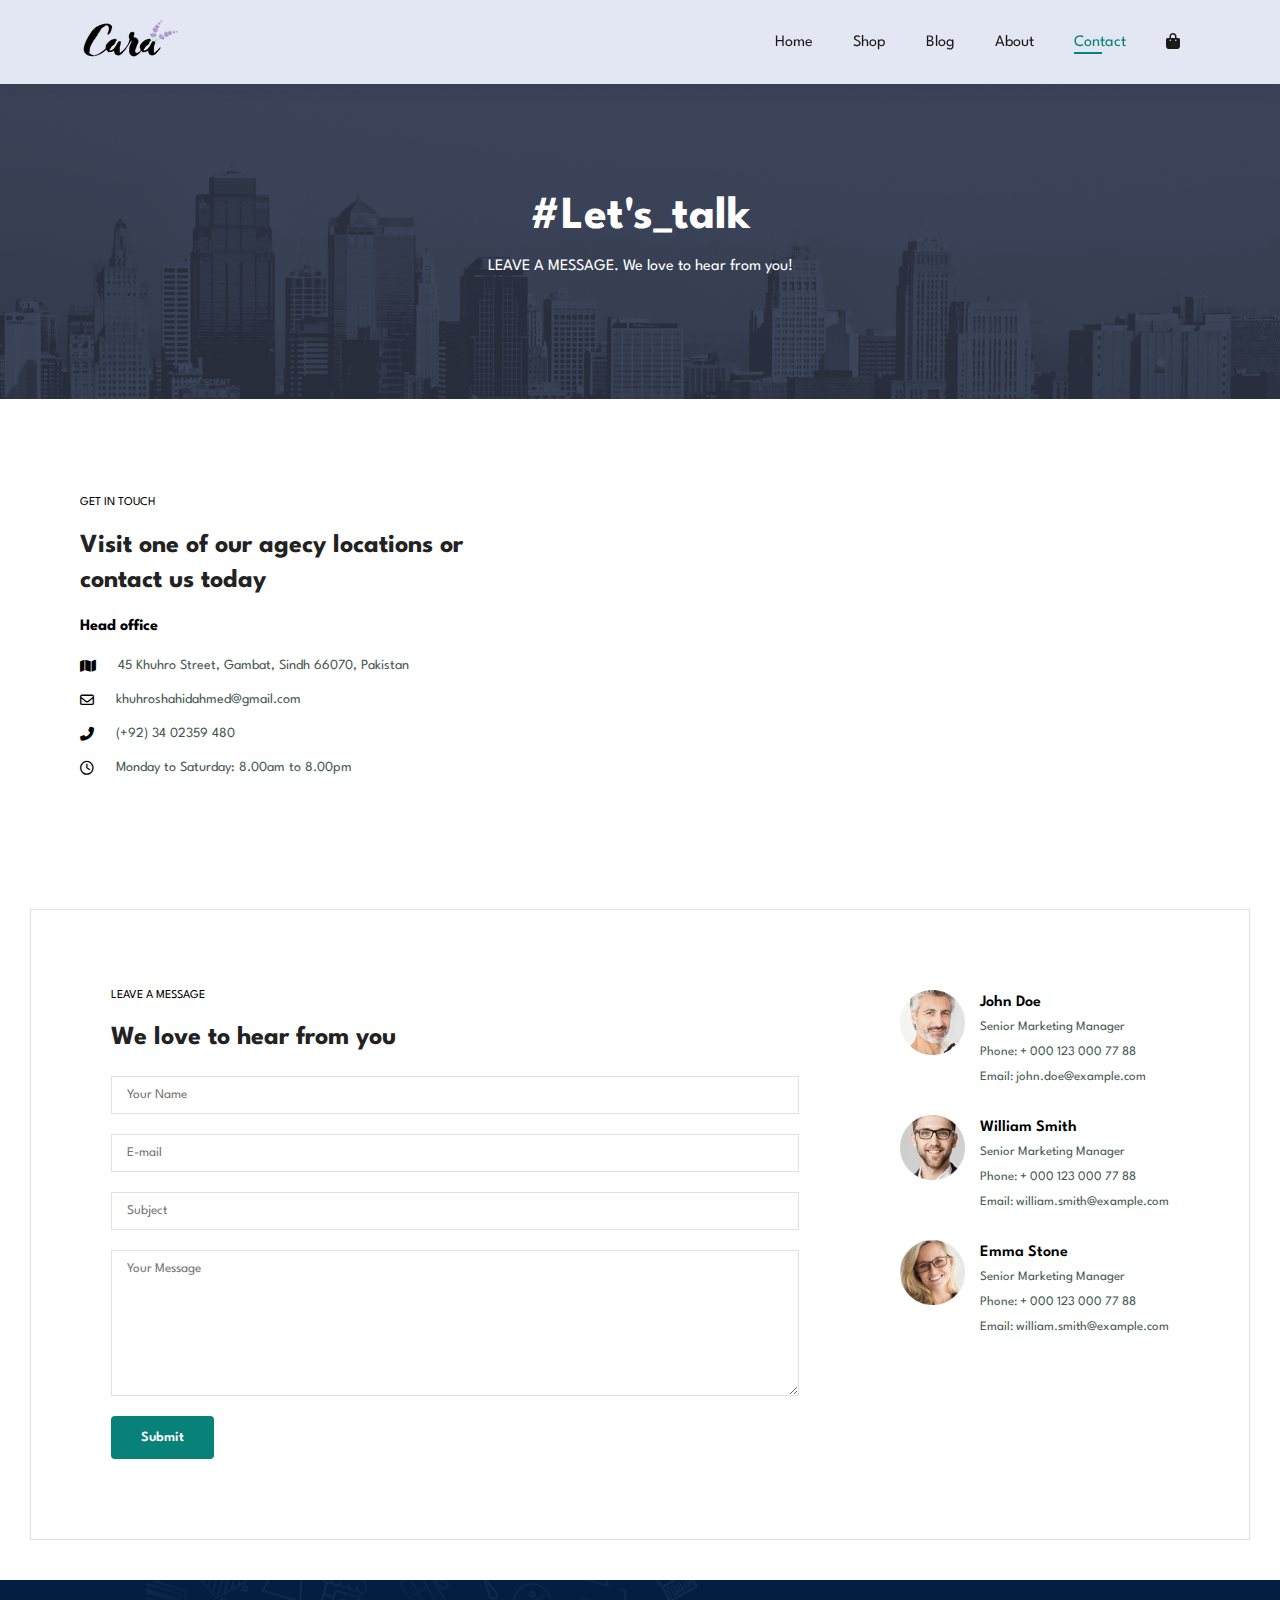
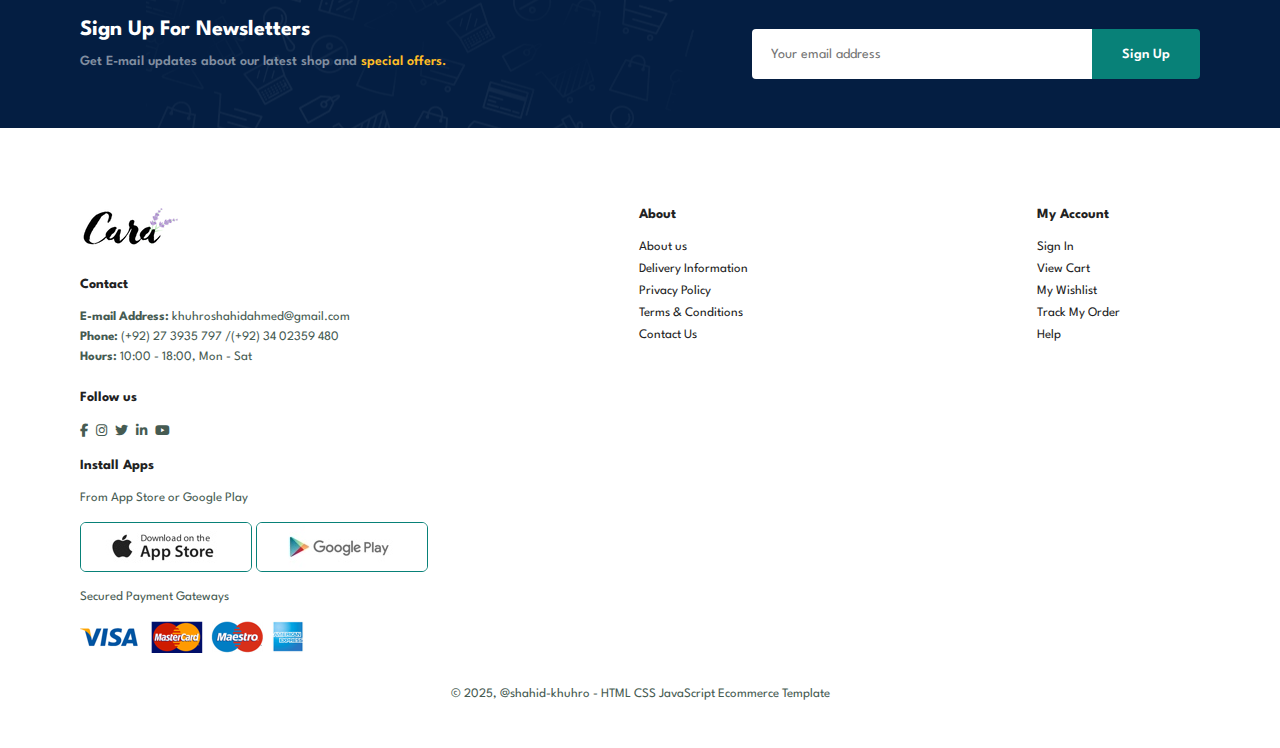
<file: contact.html>
<!DOCTYPE html>
<html lang="en">

    <head>
        <meta charset="UTF-8">
        <meta http-equiv="X-UA-Compatible" content="IE=edge">
        <meta name="viewport" content="width=device-width, initial-scale=1.0">
        <title>Contact | Ecommerce Website</title>
        <link rel="stylesheet"
            href="https://cdnjs.cloudflare.com/ajax/libs/font-awesome/6.5.1/css/all.min.css" />

        <link rel="stylesheet" href="style.css">
    </head>

    <body>

        <section id="header">
            <a href="#"><img src="img/logo.png" class="logo"
                    alt="Tech2etc Logo"></a>

            <div>
                <ul id="navbar">
                    <li><a href="index.html">Home</a></li>
                    <li><a href="shop.html">Shop</a></li>
                    <li><a href="blog.html">Blog</a></li>
                    <li><a href="about.html">About</a></li>
                    <li><a class="active" href="contact.html">Contact</a></li>
                    <li><a href="cart.html" id="la-bag"><i
                                class="fa-solid fa-bag-shopping"></i></a></li>
                    <a href="#" id="close"><i class="fas fa-times"></i></a>
                </ul>
            </div>
            <div id="mobile">
                <a href="cart.html"><i class="fa-solid fa-bag-shopping"
                        style="color: black;"></i></a>
                <i id="bar" class="fas fa-outdent"></i>
            </div>
        </section>

        <section id="page-header" class="about-header">
            <h2>#Let's_talk</h2>
            <p>LEAVE A MESSAGE. We love to hear from you!</p>
        </section>

        <section id="contact-details" class="section-p1">
            <div class="details">
                <span>GET IN TOUCH</span>
                <h2>Visit one of our agecy locations or contact us today</h2>
                <h3>Head office</h3>
                <div>
                    <li>
                        <i class="fas fa-map"></i>
                        <p>45 Khuhro Street, Gambat, Sindh 66070, Pakistan</p>
                    </li>
                    <li>
                        <i class="far fa-envelope"></i>
                        <p>khuhroshahidahmed@gmail.com</p>
                    </li>
                    <li>
                        <i class="fas fa-phone-alt"></i>
                        <p>(+92) 34 02359 480</p>
                    </li>
                    <li>
                        <i class="far fa-clock"></i>
                        <p>Monday to Saturday: 8.00am to 8.00pm</p>
                    </li>
                </div>
            </div>

            <div class="map">
                <iframe
                    src="https://www.google.com/maps/embed?pb=!1m16!1m12!1m3!1d14175.14269499742!2d68.52925499999999!3d27.351168300000005!2m3!1f0!2f0!3f0!3m2!1i1024!2i768!4f13.1!2m1!1sgims%20hospital%20gambat!5e0!3m2!1sen!2s!4v1760347964494!5m2!1sen!2s"
                    width="600" height="450" style="border:0;" allowfullscreen
                    loading="lazy"
                    referrerpolicy="no-referrer-when-downgrade"></iframe>
            </div>
        </section>

        <section id="form-details">
        <form action="">
            <span>LEAVE  A MESSAGE</span>
            <H2>We love to hear from you</H2>
            <input type="text" placeholder="Your Name">
            <input type="text" placeholder="E-mail">
            <input type="text" placeholder="Subject">
            <textarea name="" id="" cols="30" rows="10" placeholder="Your Message"></textarea>
            <button class="normal">Submit</button>
        </form>

        <div class="people">
            <div>
                <img src="img/people/1.png" alt="">
                <p><span>John Doe</span> Senior Marketing Manager <br>Phone: + 000 123 000 77 88 <br> Email: john.doe@example.com</p>
            </div>
            <div><img src="img/people/2.png" alt="">
                <p><span>William Smith</span> Senior Marketing Manager <br>Phone: + 000 123 000 77 88 <br> Email: william.smith@example.com</p>
            </div>
            <div><img src="img/people/3.png" alt="">
                <p><span>Emma Stone</span> Senior Marketing Manager <br>Phone: + 000 123 000 77 88 <br> Email: william.smith@example.com</p>
            </div>
        </div>
        </section>

        <section id="news-letter" class="section-p1 section-m1">
            <div id="news-text">
                <h4>Sign Up For Newsletters</h4>
                <p>Get E-mail updates about our latest shop and <span>special
                        offers.</span></p>
            </div>
            <div class="form">
                <input type="text" placeholder="Your email address">
                <button class="normal">Sign Up</button>
            </div>
        </section>

        <footer class="section-p1">
            <div class="col">
                <img class="logo" src="img/logo.png" alt>
                <h4>Contact</h4>
                <p><strong>E-mail Address: </strong> khuhroshahidahmed@gmail.com</p>
                <p><strong>Phone: </strong> (+92) 27 3935 797 /(+92) 34 02359 480</p>
                <p><strong>Hours: </strong> 10:00 - 18:00, Mon - Sat</p>
                <div class="follow">
                    <h4>Follow us</h4>
                    <div class="icon">
                        <a href="https://www.facebook.com/share/1a7uijsWV1/"><i class="fa-brands fa-facebook-f"></i></a>
                        <a href=" https://www.instagram.com/shahidk._.here"><i class="fa-brands fa-instagram"></i></a>
                        <a href=""><i class="fa-brands fa-twitter"></i></a>
                        <a href="https://www.linkedin.com/in/shahid-ahmed-khuhro"><i class="fa-brands fa-linkedin-in"></i></a>
                        <a href=""><i class="fa-brands fa-youtube"></i></a>
                    </div>
                </div>
            </div>
            <div class="col">
                <h4>About</h4>
                <a href="#">About us</a>
                <a href="#">Delivery Information</a>
                <a href="#">Privacy Policy</a>
                <a href="#">Terms & Conditions</a>
                <a href="#">Contact Us</a>
            </div>
            <div class="col">
                <h4>My Account</h4>
                <a href="#">Sign In</a>
                <a href="#">View Cart</a>
                <a href="#">My Wishlist</a>
                <a href="#">Track My Order</a>
                <a href="#">Help</a>
            </div>
            <div class="col install">
                <h4>Install Apps</h4>
                <p>From App Store or Google Play</p>
                <div class="row">
                    <img src="img/pay/app.jpg" alt>
                    <img src="img/pay/play.jpg" alt>
                </div>
                <p>Secured Payment Gateways</p>
                <img src="img/pay/pay.png" alt>
            </div>

            <div class="copyright">
                <p>&copy; 2025, @shahid-khuhro - HTML CSS JavaScript Ecommerce Template</p>
            </div>
        </footer>

        <script src="script.js"></script>
    </body>

</html>
</file>
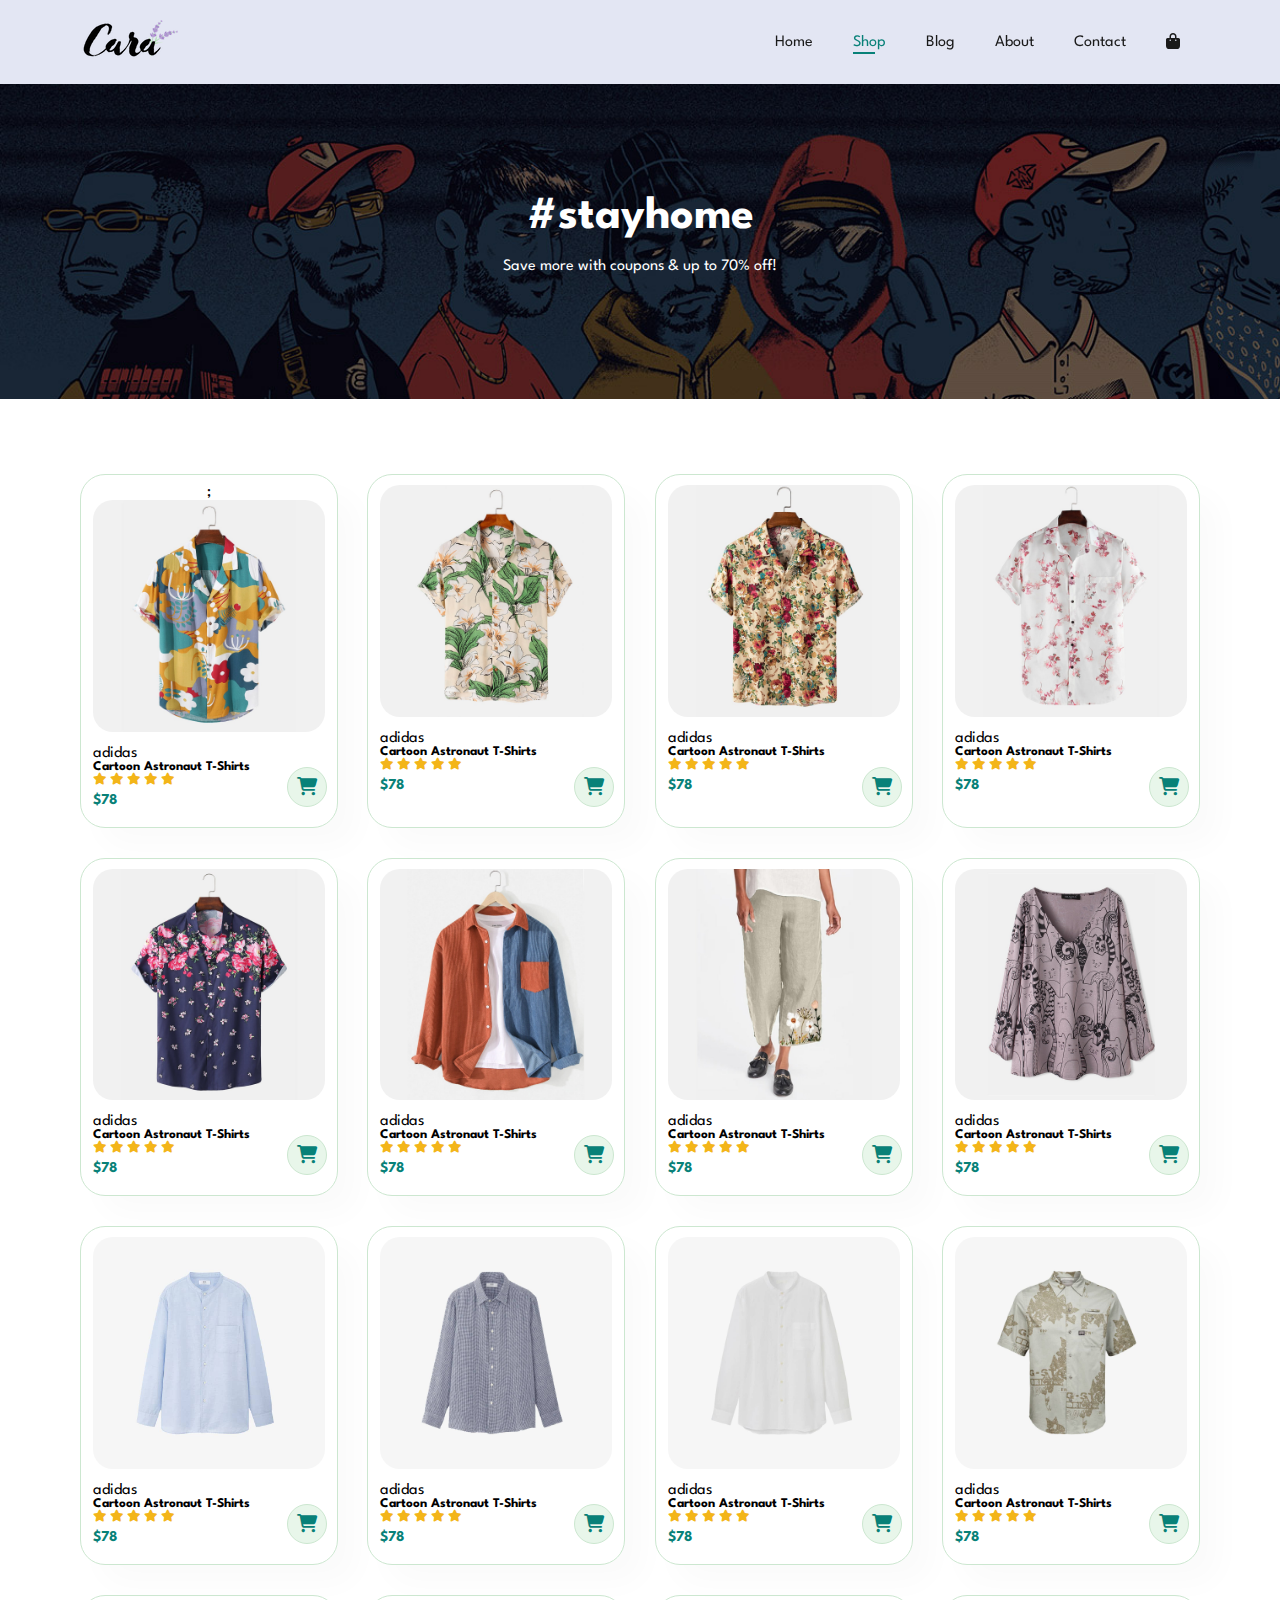
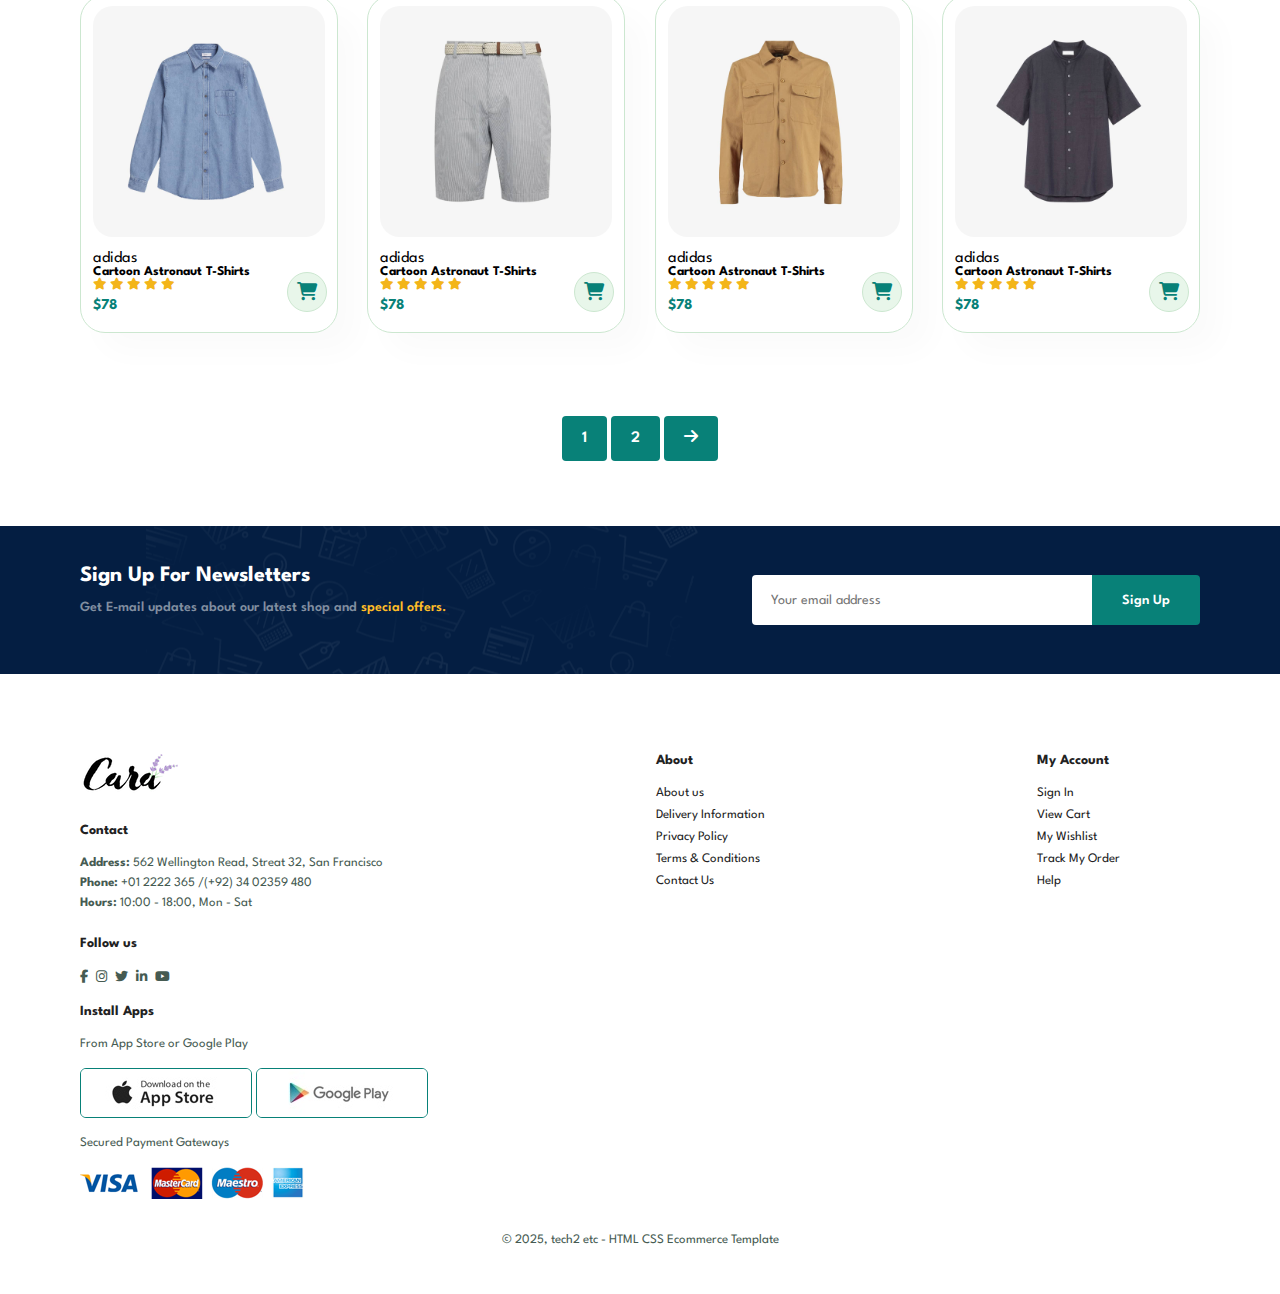
<file: shop.html>
<!DOCTYPE html>
<html lang="en">

    <head>
        <meta charset="UTF-8">
        <meta http-equiv="X-UA-Compatible" content="IE=edge">
        <meta name="viewport" content="width=device-width, initial-scale=1.0">
        <title>Tech2etc Ecommerce Tutorial</title>
        <link rel="stylesheet"
            href="https://cdnjs.cloudflare.com/ajax/libs/font-awesome/6.5.1/css/all.min.css" />

        <link rel="stylesheet" href="style.css">
    </head>

    <body>

        <section id="header">
            <a href="#"><img src="img/logo.png" class="logo"
                    alt="Tech2etc Logo"></a>

            <div>
                <ul id="navbar">
                    <li><a href="index.html">Home</a></li>
                    <li><a class="active" href="shop.html">Shop</a></li>
                    <li><a href="blog.html">Blog</a></li>
                    <li><a href="about.html">About</a></li>
                    <li><a href="contact.html">Contact</a></li>
                    <li><a href="cart.html" id="la-bag"><i
                                class="fa-solid fa-bag-shopping"></i></a></li>
                    <a href="#" id="close"><i class="fas fa-times"></i></a>
                </ul>
            </div>
            <div id="mobile">
                <a href="cart.html"><i class="fa-solid fa-bag-shopping"
                        style="color: black;"></i></a>
                <i id="bar" class="fas fa-outdent"></i>
            </div>
        </section>

        <section id="page-header">
            <h2>#stayhome</h2>
            <p>Save more with coupons & up to 70% off!</p>
        </section>

        <section id="product1" class="section-p1">
            <div class="pro-container">
                <div class="pro" onclick="saveProduct(this)">;
                    <img src="img/products/f1.jpg" alt>
                    <div class="des">
                        <span>adidas</span>
                        <h5>Cartoon Astronaut T-Shirts</h5>
                        <div class="star">
                            <i class="fas fa-star"></i>
                            <i class="fas fa-star"></i>
                            <i class="fas fa-star"></i>
                            <i class="fas fa-star"></i>
                            <i class="fas fa-star"></i>
                        </div>
                        <h4>$78</h4>
                    </div>
                    <a href="#"><i
                            class="fa-solid fa-cart-shopping cart"></i></a>
                </div>
                <div class="pro" onclick="saveProduct(this)">
                    <img src="img/products/f2.jpg" alt>
                    <div class="des">
                        <span>adidas</span>
                        <h5>Cartoon Astronaut T-Shirts</h5>
                        <div class="star">
                            <i class="fas fa-star"></i>
                            <i class="fas fa-star"></i>
                            <i class="fas fa-star"></i>
                            <i class="fas fa-star"></i>
                            <i class="fas fa-star"></i>
                        </div>
                        <h4>$78</h4>
                    </div>
                    <a href="#"><i
                            class="fa-solid fa-cart-shopping cart"></i></a>
                </div>
                <div class="pro" onclick="saveProduct(this)">
                    <img src="img/products/f3.jpg" alt>
                    <div class="des">
                        <span>adidas</span>
                        <h5>Cartoon Astronaut T-Shirts</h5>
                        <div class="star">
                            <i class="fas fa-star"></i>
                            <i class="fas fa-star"></i>
                            <i class="fas fa-star"></i>
                            <i class="fas fa-star"></i>
                            <i class="fas fa-star"></i>
                        </div>
                        <h4>$78</h4>
                    </div>
                    <a href="#"><i
                            class="fa-solid fa-cart-shopping cart"></i></a>
                </div>
                <div class="pro" onclick="saveProduct(this)">
                    <img src="img/products/f4.jpg" alt>
                    <div class="des">
                        <span>adidas</span>
                        <h5>Cartoon Astronaut T-Shirts</h5>
                        <div class="star">
                            <i class="fas fa-star"></i>
                            <i class="fas fa-star"></i>
                            <i class="fas fa-star"></i>
                            <i class="fas fa-star"></i>
                            <i class="fas fa-star"></i>
                        </div>
                        <h4>$78</h4>
                    </div>
                    <a href="#"><i
                            class="fa-solid fa-cart-shopping cart"></i></a>
                </div>
                <div class="pro" onclick="saveProduct(this)">
                    <img src="img/products/f5.jpg" alt>
                    <div class="des">
                        <span>adidas</span>
                        <h5>Cartoon Astronaut T-Shirts</h5>
                        <div class="star">
                            <i class="fas fa-star"></i>
                            <i class="fas fa-star"></i>
                            <i class="fas fa-star"></i>
                            <i class="fas fa-star"></i>
                            <i class="fas fa-star"></i>
                        </div>
                        <h4>$78</h4>
                    </div>
                    <a href="#"><i
                            class="fa-solid fa-cart-shopping cart"></i></a>
                </div>
                <div class="pro" onclick="saveProduct(this)">
                    <img src="img/products/f6.jpg" alt>
                    <div class="des">
                        <span>adidas</span>
                        <h5>Cartoon Astronaut T-Shirts</h5>
                        <div class="star">
                            <i class="fas fa-star"></i>
                            <i class="fas fa-star"></i>
                            <i class="fas fa-star"></i>
                            <i class="fas fa-star"></i>
                            <i class="fas fa-star"></i>
                        </div>
                        <h4>$78</h4>
                    </div>
                    <a href="#"><i
                            class="fa-solid fa-cart-shopping cart"></i></a>
                </div>
                <div class="pro" onclick="saveProduct(this)">
                    <img src="img/products/f7.jpg" alt>
                    <div class="des">
                        <span>adidas</span>
                        <h5>Cartoon Astronaut T-Shirts</h5>
                        <div class="star">
                            <i class="fas fa-star"></i>
                            <i class="fas fa-star"></i>
                            <i class="fas fa-star"></i>
                            <i class="fas fa-star"></i>
                            <i class="fas fa-star"></i>
                        </div>
                        <h4>$78</h4>
                    </div>
                    <a href="#"><i
                            class="fa-solid fa-cart-shopping cart"></i></a>
                </div>
                <div class="pro" onclick="saveProduct(this)">
                    <img src="img/products/f8.jpg" alt>
                    <div class="des">
                        <span>adidas</span>
                        <h5>Cartoon Astronaut T-Shirts</h5>
                        <div class="star">
                            <i class="fas fa-star"></i>
                            <i class="fas fa-star"></i>
                            <i class="fas fa-star"></i>
                            <i class="fas fa-star"></i>
                            <i class="fas fa-star"></i>
                        </div>
                        <h4>$78</h4>
                    </div>
                    <a href="#"><i
                            class="fa-solid fa-cart-shopping cart"></i></a>
                </div>

                <div class="pro" onclick="saveProduct(this)">
                    <img src="img/products/n1.jpg" alt>
                    <div class="des">
                        <span>adidas</span>
                        <h5>Cartoon Astronaut T-Shirts</h5>
                        <div class="star">
                            <i class="fas fa-star"></i>
                            <i class="fas fa-star"></i>
                            <i class="fas fa-star"></i>
                            <i class="fas fa-star"></i>
                            <i class="fas fa-star"></i>
                        </div>
                        <h4>$78</h4>
                    </div>
                    <a href="#"><i
                            class="fa-solid fa-cart-shopping cart"></i></a>
                </div>
                <div class="pro" onclick="saveProduct(this)">
                    <img src="img/products/n2.jpg" alt>
                    <div class="des">
                        <span>adidas</span>
                        <h5>Cartoon Astronaut T-Shirts</h5>
                        <div class="star">
                            <i class="fas fa-star"></i>
                            <i class="fas fa-star"></i>
                            <i class="fas fa-star"></i>
                            <i class="fas fa-star"></i>
                            <i class="fas fa-star"></i>
                        </div>
                        <h4>$78</h4>
                    </div>
                    <a href="#"><i
                            class="fa-solid fa-cart-shopping cart"></i></a>
                </div>
                <div class="pro" onclick="saveProduct(this)">
                    <img src="img/products/n3.jpg" alt>
                    <div class="des">
                        <span>adidas</span>
                        <h5>Cartoon Astronaut T-Shirts</h5>
                        <div class="star">
                            <i class="fas fa-star"></i>
                            <i class="fas fa-star"></i>
                            <i class="fas fa-star"></i>
                            <i class="fas fa-star"></i>
                            <i class="fas fa-star"></i>
                        </div>
                        <h4>$78</h4>
                    </div>
                    <a href="#"><i
                            class="fa-solid fa-cart-shopping cart"></i></a>
                </div>
                <div class="pro" onclick="saveProduct(this)">
                    <img src="img/products/n4.jpg" alt>
                    <div class="des">
                        <span>adidas</span>
                        <h5>Cartoon Astronaut T-Shirts</h5>
                        <div class="star">
                            <i class="fas fa-star"></i>
                            <i class="fas fa-star"></i>
                            <i class="fas fa-star"></i>
                            <i class="fas fa-star"></i>
                            <i class="fas fa-star"></i>
                        </div>
                        <h4>$78</h4>
                    </div>
                    <a href="#"><i
                            class="fa-solid fa-cart-shopping cart"></i></a>
                </div>
                <div class="pro" onclick="saveProduct(this)">
                    <img src="img/products/n5.jpg" alt>
                    <div class="des">
                        <span>adidas</span>
                        <h5>Cartoon Astronaut T-Shirts</h5>
                        <div class="star">
                            <i class="fas fa-star"></i>
                            <i class="fas fa-star"></i>
                            <i class="fas fa-star"></i>
                            <i class="fas fa-star"></i>
                            <i class="fas fa-star"></i>
                        </div>
                        <h4>$78</h4>
                    </div>
                    <a href="#"><i
                            class="fa-solid fa-cart-shopping cart"></i></a>
                </div>
                <div class="pro" onclick="saveProduct(this)">
                    <img src="img/products/n6.jpg" alt>
                    <div class="des">
                        <span>adidas</span>
                        <h5>Cartoon Astronaut T-Shirts</h5>
                        <div class="star">
                            <i class="fas fa-star"></i>
                            <i class="fas fa-star"></i>
                            <i class="fas fa-star"></i>
                            <i class="fas fa-star"></i>
                            <i class="fas fa-star"></i>
                        </div>
                        <h4>$78</h4>
                    </div>
                    <a href="#"><i
                            class="fa-solid fa-cart-shopping cart"></i></a>
                </div>
                <div class="pro" onclick="saveProduct(this)">
                    <img src="img/products/n7.jpg" alt>
                    <div class="des">
                        <span>adidas</span>
                        <h5>Cartoon Astronaut T-Shirts</h5>
                        <div class="star">
                            <i class="fas fa-star"></i>
                            <i class="fas fa-star"></i>
                            <i class="fas fa-star"></i>
                            <i class="fas fa-star"></i>
                            <i class="fas fa-star"></i>
                        </div>
                        <h4>$78</h4>
                    </div>
                    <a href="#"><i
                            class="fa-solid fa-cart-shopping cart"></i></a>
                </div>
                <div class="pro" onclick="saveProduct(this)">
                    <img src="img/products/n8.jpg" alt>
                    <div class="des">
                        <span>adidas</span>
                        <h5>Cartoon Astronaut T-Shirts</h5>
                        <div class="star">
                            <i class="fas fa-star"></i>
                            <i class="fas fa-star"></i>
                            <i class="fas fa-star"></i>
                            <i class="fas fa-star"></i>
                            <i class="fas fa-star"></i>
                        </div>
                        <h4>$78</h4>
                    </div>
                    <a href="#"><i
                            class="fa-solid fa-cart-shopping cart"></i></a>
                </div>
            </div>
        </section>

        <section id="pagination" class="section-p1">
            <a href="#">1</a>
            <a href="#">2</a>
            <a href="#"><i class="fa-solid fa-arrow-right"></i></a>
        </section>

        <section id="news-letter" class="section-p1 section-m1">
            <div id="news-text">
                <h4>Sign Up For Newsletters</h4>
                <p>Get E-mail updates about our latest shop and <span>special
                        offers.</span></p>
            </div>
            <div class="form">
                <input type="text" placeholder="Your email address">
                <button class="normal">Sign Up</button>
            </div>
        </section>

        <footer class="section-p1">
            <div class="col">
                <img class="logo" src="img/logo.png" alt>
                <h4>Contact</h4>
                <p><strong>Address: </strong> 562 Wellington Read, Streat 32,
                    San Francisco</p>
                <p><strong>Phone: </strong> +01 2222 365 /(+92) 34 02359 480</p>
                <p><strong>Hours: </strong> 10:00 - 18:00, Mon - Sat</p>
                <div class="follow">
                    <h4>Follow us</h4>
                    <div class="icon">
                        <a href="https://www.facebook.com/share/1a7uijsWV1/"><i class="fa-brands fa-facebook-f"></i></a>
                        <a href=" https://www.instagram.com/shahidk._.here"><i class="fa-brands fa-instagram"></i></a>
                        <a href=""><i class="fa-brands fa-twitter"></i></a>
                        <a href="https://www.linkedin.com/in/shahid-ahmed-khuhro"><i class="fa-brands fa-linkedin-in"></i></a>
                        <a href=""><i class="fa-brands fa-youtube"></i></a>
                    </div>
                </div>
            </div>
            <div class="col">
                <h4>About</h4>
                <a href="#">About us</a>
                <a href="#">Delivery Information</a>
                <a href="#">Privacy Policy</a>
                <a href="#">Terms & Conditions</a>
                <a href="#">Contact Us</a>
            </div>
            <div class="col">
                <h4>My Account</h4>
                <a href="#">Sign In</a>
                <a href="#">View Cart</a>
                <a href="#">My Wishlist</a>
                <a href="#">Track My Order</a>
                <a href="#">Help</a>
            </div>
            <div class="col install">
                <h4>Install Apps</h4>
                <p>From App Store or Google Play</p>
                <div class="row">
                    <img src="img/pay/app.jpg" alt>
                    <img src="img/pay/play.jpg" alt>
                </div>
                <p>Secured Payment Gateways</p>
                <img src="img/pay/pay.png" alt>
            </div>

            <div class="copyright">
                <p>&copy; 2025, tech2 etc - HTML CSS Ecommerce Template</p>
            </div>
        </footer>
        <script>
function saveProduct(productElement) {
    // Get product data
    const img = productElement.querySelector("img").src;
    const brand = productElement.querySelector("span").innerText;
    const title = productElement.querySelector("h5").innerText;
    const price = productElement.querySelector("h4").innerText;

    // Save in localStorage
    const productData = { img, brand, title, price };
    localStorage.setItem("selectedProduct", JSON.stringify(productData));

    // Open product page
    window.location.href = "sproduct.html";
}
</script>

        <script src="script.js"></script>
    </body>

</html>
</file>
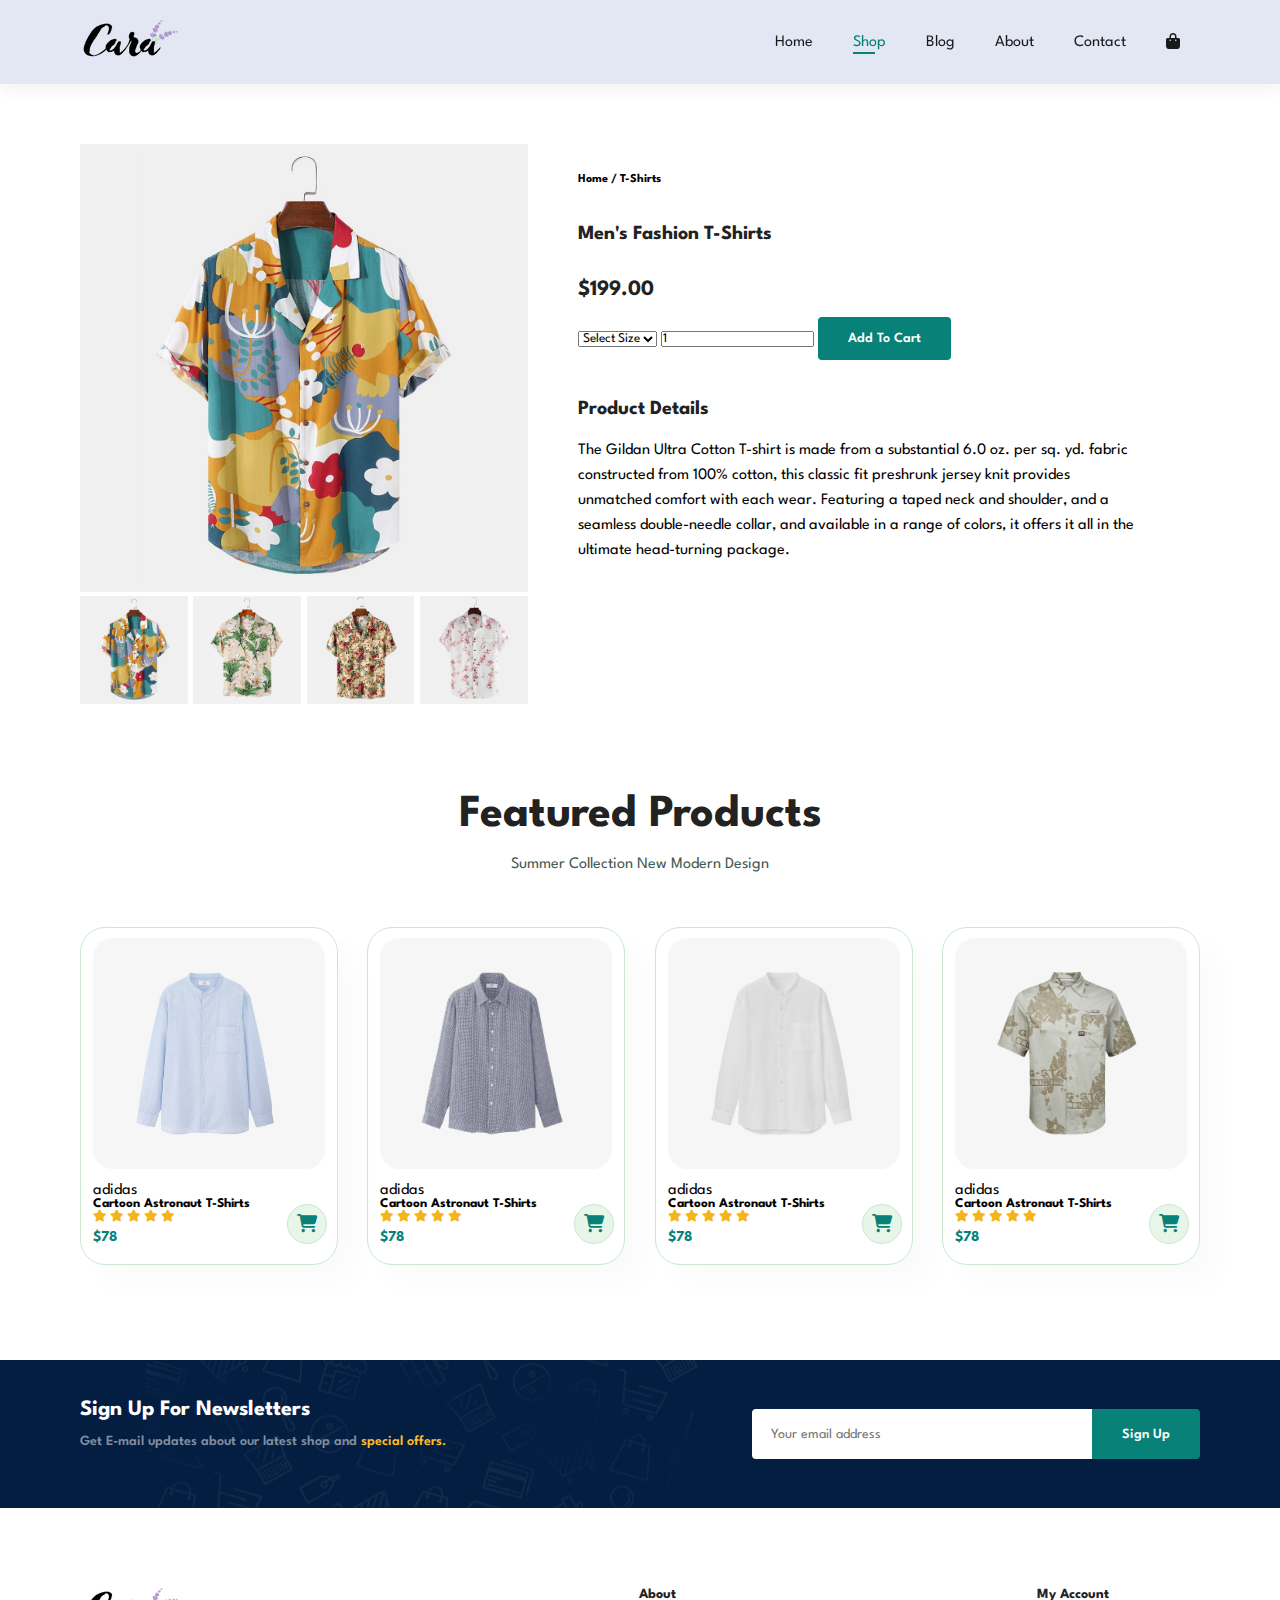
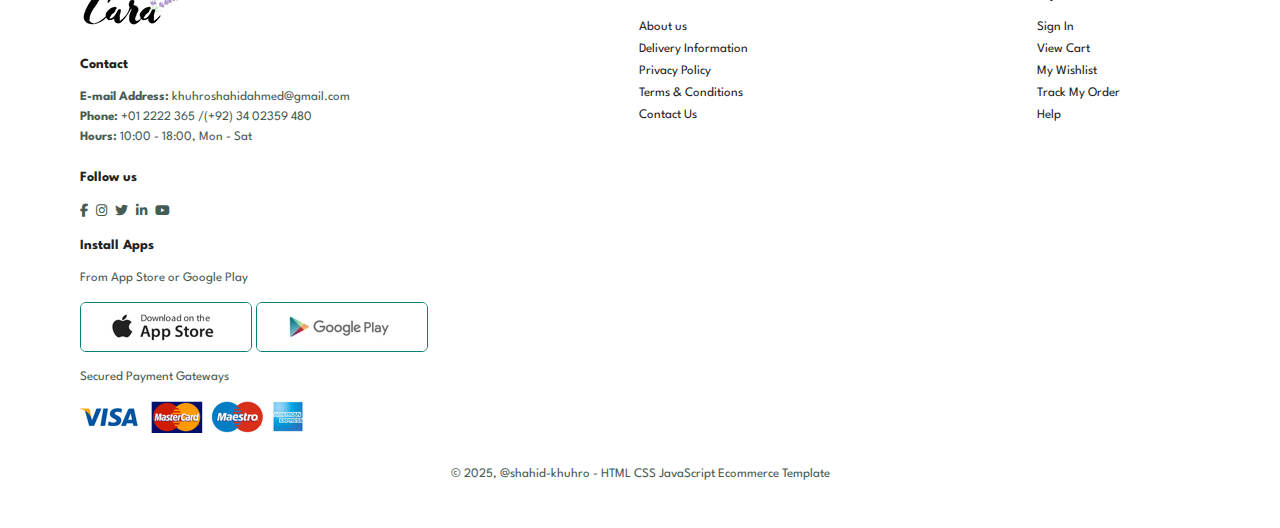
<file: sproduct.html>
<!DOCTYPE html>
<html lang="en">

    <head>
        <meta charset="UTF-8">
        <meta http-equiv="X-UA-Compatible" content="IE=edge">
        <meta name="viewport" content="width=device-width, initial-scale=1.0">
        <title>Product | Ecommerce Website</title>
        <link rel="stylesheet" href="https://pro.fontawesome.com/releases/v5.10.0/css/all.css" />

        <link rel="stylesheet" href="style.css">
    </head>

    <body>

        <!DOCTYPE html>
<html lang="en">

    <head>
        <meta charset="UTF-8">
        <meta http-equiv="X-UA-Compatible" content="IE=edge">
        <meta name="viewport" content="width=device-width, initial-scale=1.0">
        <title>Tech2etc Ecommerce Tutorial</title>
<link rel="stylesheet" href="https://cdnjs.cloudflare.com/ajax/libs/font-awesome/6.5.1/css/all.min.css" />


        <link rel="stylesheet" href="style.css">
    </head>

    <body>
        
        <section id="header">
            <a href="#"><img src="img/logo.png" class="logo" alt="Tech2etc Logo"></a>

            <div>
                <ul id="navbar">
                    <li><a href="index.html">Home</a></li>
                    <li><a class="active" href="shop.html">Shop</a></li>
                    <li><a href="blog.html">Blog</a></li>
                    <li><a href="about.html">About</a></li>
                    <li><a href="contact.html">Contact</a></li>
                    <li><a href="cart.html" id="la-bag"><i class="fa-solid fa-bag-shopping"></i></a></li>
                    <a href="#" id="close"><i class="fas fa-times"></i></a>
                </ul>
            </div>
            <div id="mobile">
                <a href="cart.html"><i class="fa-solid fa-bag-shopping" style="color: black;"></i></a>
                <i id="bar" class="fas fa-outdent"></i>
            </div>
        </section>

        <section id="prodetails" class="section-p1">
            <div class="single-pro-image">
                <img src="img/products/f1.jpg" width="100%" id="Main-img" alt="">

                <div class="small-img-grup">
                    <div class="small-img-col">
                        <img src="img/products/f1.jpg" width="100%" class ="small-img" alt="">
                    </div>
                    <div class="small-img-col">
                        <img src="img/products/f2.jpg" width="100%" class ="small-img" alt="">
                    </div>
                    <div class="small-img-col">
                        <img src="img/products/f3.jpg" width="100%" class ="small-img" alt="">
                    </div>
                    <div class="small-img-col">
                        <img src="img/products/f4.jpg" width="100%" class ="small-img" alt="">
                    </div>
                </div>
            </div>

            <div class="single-pro-details">
                <h6>Home / T-Shirts</h6>
                <h4>Men's Fashion T-Shirts</h4>
                <h2>$199.00</h2>
                <select>
                    <option>Select Size</option>
                    <option>XL</option>
                    <option>XXL</option>
                    <option>Small</option>
                    <option>Large</option>
                </select>

                <input type="number" value="1">
                <button class="normal">Add To Cart</button>
                <h4>Product Details</h4>
                <span>The Gildan Ultra Cotton T-shirt is made from a substantial 6.0 oz. per sq. yd. fabric constructed from 100% cotton, this classic fit preshrunk jersey knit provides unmatched comfort with each wear. Featuring a taped neck and shoulder, and a seamless double-needle collar, and available in a range of colors, it offers it all in the ultimate head-turning package.</span>
            </div>
        </section>

                <section id="product1" class="section-p1">
            <h2>Featured Products</h2>
            <p>Summer Collection New Modern Design</p>
            <div class="pro-container">
                <div class="pro">
                    <img src="img/products/n1.jpg" alt="">
                    <div class="des">
                        <span>adidas</span>
                        <h5>Cartoon Astronaut T-Shirts</h5>
                        <div class="star">
                            <i class="fas fa-star"></i>
                            <i class="fas fa-star"></i>
                            <i class="fas fa-star"></i>
                            <i class="fas fa-star"></i>
                            <i class="fas fa-star"></i>
                        </div>
                        <h4>$78</h4>
                    </div>
                    <a href="#"><i class="fa-solid fa-cart-shopping cart"></i></a>
                </div>
                 <div class="pro">
                    <img src="img/products/n2.jpg" alt="">
                    <div class="des">
                        <span>adidas</span>
                        <h5>Cartoon Astronaut T-Shirts</h5>
                        <div class="star">
                            <i class="fas fa-star"></i>
                            <i class="fas fa-star"></i>
                            <i class="fas fa-star"></i>
                            <i class="fas fa-star"></i>
                            <i class="fas fa-star"></i>
                        </div>
                        <h4>$78</h4>
                    </div>
                    <a href="#"><i class="fa-solid fa-cart-shopping cart"></i></a>
                </div>
                 <div class="pro">
                    <img src="img/products/n3.jpg" alt="">
                    <div class="des">
                        <span>adidas</span>
                        <h5>Cartoon Astronaut T-Shirts</h5>
                        <div class="star">
                            <i class="fas fa-star"></i>
                            <i class="fas fa-star"></i>
                            <i class="fas fa-star"></i>
                            <i class="fas fa-star"></i>
                            <i class="fas fa-star"></i>
                        </div>
                        <h4>$78</h4>
                    </div>
                    <a href="#"><i class="fa-solid fa-cart-shopping cart"></i></a>
                </div>
                 <div class="pro">
                    <img src="img/products/n4.jpg" alt="">
                    <div class="des">
                        <span>adidas</span>
                        <h5>Cartoon Astronaut T-Shirts</h5>
                        <div class="star">
                            <i class="fas fa-star"></i>
                            <i class="fas fa-star"></i>
                            <i class="fas fa-star"></i>
                            <i class="fas fa-star"></i>
                            <i class="fas fa-star"></i>
                        </div>
                        <h4>$78</h4>
                    </div>
                    <a href="#"><i class="fa-solid fa-cart-shopping cart"></i></a>
                </div>
            </div>
        </section>

        <section id="news-letter" class="section-p1 section-m1">
            <div id="news-text">
                <h4>Sign Up For Newsletters</h4>
                <p>Get E-mail updates about our latest shop and <span>special offers.</span></p>
            </div>
            <div class="form">
                <input type="text" placeholder="Your email address">
                <button class="normal">Sign Up</button>
            </div>
        </section>

        <footer class="section-p1">
            <div class="col">
                <img class="logo" src="img/logo.png" alt="">
                <h4>Contact</h4>
                <p><strong>E-mail Address: </strong> khuhroshahidahmed@gmail.com</p>
                <p><strong>Phone: </strong> +01 2222 365 /(+92) 34 02359 480</p>
                <p><strong>Hours: </strong> 10:00 - 18:00, Mon - Sat</p>
                <div class="follow">
                    <h4>Follow us</h4>
                    <div class="icon">
                     <a href="https://www.facebook.com/share/1a7uijsWV1/"><i class="fa-brands fa-facebook-f"></i></a>
                     <a href=" https://www.instagram.com/shahidk._.here"><i class="fa-brands fa-instagram"></i></a>
                     <a href=""><i class="fa-brands fa-twitter"></i></a>
                     <a href="https://www.linkedin.com/in/shahid-ahmed-khuhro"><i class="fa-brands fa-linkedin-in"></i></a>
                     <a href=""><i class="fa-brands fa-youtube"></i></a>
                    </div>
                </div>
            </div>
            <div class="col">
                <h4>About</h4>
                <a href="#">About us</a>
                <a href="#">Delivery Information</a>
                <a href="#">Privacy Policy</a>
                <a href="#">Terms & Conditions</a>
                <a href="#">Contact Us</a>
            </div>
            <div class="col">
                <h4>My Account</h4>
                <a href="#">Sign In</a>
                <a href="#">View Cart</a>
                <a href="#">My Wishlist</a>
                <a href="#">Track My Order</a>
                <a href="#">Help</a>
            </div>
            <div class="col install">
                <h4>Install Apps</h4>
                <p>From App Store or Google Play</p>
                <div class="row">
                    <img src="img/pay/app.jpg" alt="">
                    <img src="img/pay/play.jpg" alt="">
                </div>
                <p>Secured Payment Gateways</p>
                <img src="img/pay/pay.png" alt="">
            </div>

            <div class="copyright">
                <p>&copy; 2025, @shahid-khuhro - HTML CSS JavaScript Ecommerce Template</p>
            </div>
        </footer>

        <script>
            var MainImg = document.getElementById("Main-img");
            var smalling = document.getElementsByClassName("small-img");
             
            smalling[0].onclick = function(){
                MainImg.src = smalling[0].src;
            }
            smalling[1].onclick = function(){
                MainImg.src = smalling[1].src;
            }
            smalling[2].onclick = function(){
                MainImg.src = smalling[2].src;
            }
            smalling[3].onclick = function(){
                MainImg.src = smalling[3].src;
            }

            <script>
window.addEventListener('DOMContentLoaded', () => {
    const product = JSON.parse(localStorage.getItem("selectedProduct"));
    if (product) {
        document.getElementById("mainImg").src = product.img;
        document.getElementById("brand").innerText = product.brand;
        document.getElementById("title").innerText = product.title;
        document.getElementById("price").innerText = product.price;
    }
});
</script>

        </script>
        
    </body>

</html>

        <script src="script.js"></script>
    </body>


</html>
</file>
<file: style.css>
@import url("https://fonts.googleapis.com/css2?family=Spartan:wght@100;200;300;400;500;600;700;800;900&display=swap");
* {
  margin: 0;
  padding: 0;
  box-sizing: border-box;
  font-family: "Spartan", sans-serif;
}

html {
  scroll-behavior: smooth;
}

/* Global Styles */

h1 {
  font-size: 50px;
  line-height: 64px;
  color: #222;
}

h2 {
  font-size: 46px;
  line-height: 54px;
  color: #222;
}

h4 {
  font-size: 20px;
  color: #222;
}

h6 {
  font-weight: 700;
  font-size: 12px;
}

p {
  font-size: 16px;
  color: #465b52;
  margin: 15px 0 20px 0;
}

.section-p1 {
  padding: 40px 80px;
}

.section-m1 {
  margin: 40px 0;
}

button.normal{
  font-size: 14px;
  font-weight: 600;
  padding: 15px 30px;
  color: #000;
  background-color: #fff;
  border-radius: 4px;
  border: none;
  outline: none;
  transition: 0.2s;
}

button.white{
  font-size: 13px;
  font-weight: 600;
  padding: 11px 18px;
  color: #fff;
  background-color: transparent;
  border: 1px solid #fff;
  outline: none;
  transition: 0.2s;
}

#close{
  display: none;
}

body {
  width: 100%;
}

#header{
  display: flex;
  justify-content: space-between;
  align-items: center;
  padding: 20px 80px;
  background-color: #E3E6F3;
  box-shadow: 0 5px 15px rgba(0, 0, 0, 0.06);
  z-index: 999;
  position: sticky;
  top: 0;
  left: 0;
}

#navbar{
  display: flex;
  align-items: center;
  justify-content: center;

}

#navbar li{
  list-style: none;
  padding: 0 20px;  
  position: relative;
}

#navbar li a{
  text-decoration: none;
  font-size: 16px;
  font-weight: 600px;
  color: #1a1a1a;
  transition: 0.3s ease;
}

#navbar li a:hover,
#navbar li a.active{
  color: #088178;
}

#navbar li a.active::after,
#navbar li a:hover::after{
  content: "";
  width: 30%;
  height: 2px;
  background: #088178;
  position: absolute;
  bottom: -4px;
  left: 20px;
}

#mobile{
  display: none;
  align-items: center;
}

#hero{
  background-image: url("img/hero4.png");
  height: 90vh;
  width: 100%;
  background-size: cover;
  background-position: top 25% right 0;
  padding: 0 80px;
  display: flex;
  flex-direction: column;
  align-items: flex-start;
  justify-content: center;
}

#hero h4{
  padding-bottom: 15px;
}

#hero h1{
  color: #088178;
}

#hero button{
  background-image: url("img/button.png");
  background-color: transparent;
  color: #088178;
  border: 0;
  padding: 14px 80px 14px 65px;
  background-repeat: no-repeat;
  cursor: pointer;
  font-weight: 700;
  font-size: 15px;
}

#feature{
  display: flex;
  align-items: center;
  justify-content: space-between;
  flex-wrap: wrap;
}

#feature .fe-box{
  width: 180px;
  text-align: center;
  padding: 25px 15px;
  box-shadow: 20px 20px 34px rgba(0, 0, 0, 0.03);
  border: 1px solid #cce7d0;
  border-radius: 4px;
  margin: 15px 0;
}

#feature .fe-box:hover{
  box-shadow: 10px 10px 54px rgba(70, 62, 221, 0.1);
}

#feature .fe-box img{
  width: 100%;
  margin-bottom: 10px;
}

#feature .fe-box h6{
  display: inline-block;
  padding: 9px 8px 6px 8px;
  line-height: 1;
  border-radius: 4px;
  color: #088178;
  background-color: #fddde4;
}

#feature .fe-box:nth-child(2) h6{
  background-color: #cdebbc;
}

#feature .fe-box:nth-child(3) h6{
  background-color: #d1e8f2;
}

#feature .fe-box:nth-child(4) h6{
  background-color: #cdd4f8;
}

#feature .fe-box:nth-child(5) h6{
  background-color: #f6dbf6;
}

#feature .fe-box:nth-child(6) h6{
  background-color: #fff2e5;
}

#product1{
  text-align: center;
}

#product1 .pro-container{
  display: flex;
  justify-content: space-between;
  padding-top: 20px;
  flex-wrap: wrap;
}

#product1 .pro {
  width: 23%;
  min-width: 250px;
  padding: 10px 12px;
  border: 1px solid #cce7d0;
  border-radius: 25px;
  cursor: pointer;
  box-shadow: 20px 20px 30px rgba(0, 0, 0, 0.02);
  margin: 15px 0;
  transition: 0.2a ease;
  position: relative;
}

#product1 .pro img{
  width: 100%;
  border-radius: 20px;
}

#product1 .pro:hover{
  box-shadow: 20px 20px 30px rgba(0, 0, 0, 0.06);
}

#product1 .pro .des{
  text-align: start;
  padding: 10px 0;
}

#product1 .pro .dex span{
  color: #606063;
  font-size: 12px;
}

#product1 .pro .dex h5{
  padding-top: 7px;
  color: #1a1a1a;
  font-size: 14px;
}

#product1 .pro .star{
  font-size: 12px;
  color: rgb(243, 181, 25);
}

#product1 .pro .des h4{
  padding-top: 7px;
  font-size: 15px;
  font-weight: 700;
  color: #088178;
}

#product1 .pro .cart {
  display: inline-flex;
  justify-content: center;
  align-items: center;
  width: 40px;
  height: 40px;
  border-radius: 50%;
  background-color: #e8f6ea;
  color: #088178;
  font-size: 18px;
  border: 1px solid #cce7d0;
  position: absolute;
  bottom: 20px;
  right: 10px;
}

#banner{
  display: flex;
  flex-direction: column;
  justify-content: center;
  align-items: center;
  text-align: center;
  background-image: url("img/banner/b2.jpg");
  background-size: cover;
  background-position: center;
  width: 100%;
  height: 40vh;
}

#banner h4{
  color: #fff;
  font-size: 16px;
}

#banner h2{
  color: #fff;
  font-size: 30px;
  padding: 10px 0;
}

#banner h2 span{
  color: #ef3636;
}

#banner button:hover{
  background-color: #088178;
  color: #fff;
}

#sm-banner{
  display: flex;
  justify-content: space-between;
  flex-wrap: wrap;
}

#sm-banner .banner-box{
  display: flex;
  flex-direction: column;
  justify-content: center;
  align-items: flex-start;
  text-align: center;
  background-image: url("img/banner/b17.jpg");
  min-width: 650px;
  height: 50vh;
  background-size: cover;
  background-position: center;
  padding: 30px;
}

#sm-banner .banner-box2{
  background-image: url("img/banner/b10.jpg");
}

#sm-banner h4{
  color: #fff;
  font-size: 20px;
  font-weight: 300;
}

#sm-banner h2{
  color: #fff;
  font-size: 28px;
  font-weight: 800;
}

#sm-banner span{
  color: #fff;
  font-size: 14px;
  font-weight: 500;
  padding-bottom: 15px;
}

#sm-banner .banner-box:hover button{
  background-color: #088178;
  border: 1px solid #088178;
}

#banner3{
  display: flex;
  justify-content: space-between;
  flex-wrap: wrap;
  padding: 0 80px;
}

#banner3 .banner-box {
  display: flex;
  flex-direction: column;
  justify-content: center;
  align-items: flex-start;
  text-align: center;
  background-image: url("img/banner/b7.jpg");
  min-width: 30%;
  height: 30vh;
  background-size: cover;
  background-position: center;
  padding: 20px;
  margin-bottom: 20px;
}

#banner3 .banner-box2{
  background-image: url("img/banner/b4.jpg");
}

#banner3 .banner-box3{
  background-image: url("img/banner/b18.jpg");
}

#banner3 h2{
  color: #fff;
  font-weight: 900;
  font-size: 22px;
}

#banner3 h3{
  color: #ec544e;
  font-weight: 800;
  font-size: 15px;
}

#news-letter{
  display: flex;
  justify-content: space-between;
  align-items: center;
  flex-wrap: wrap;
  background-image: url("img/banner/b14.png");
  background-repeat: no-repeat;
  background-position: 20% 30%;
  background-color: #041e42;
}

#news-letter h4{
  font-size: 22px;
  font-weight: 700;
  color: #fff;
}

#news-letter p{
  font-size: 14px;
  font-weight: 600;
  color: #818ea0;
}

#news-letter p span{
  color: #ffbd27;
}

#news-letter .form{
  display: flex;
  width: 40%;
}

#news-letter input{
  height: 3.125rem;
  padding: 0 1.25em;
  font-size: 14px;
  width: 100%;
  border: 1px solid transparent;
  border-radius: 4px;
  outline: none;
  border-bottom-right-radius: 0;
  border-top-right-radius: 0;
}

#news-letter button{
  background-color: #088178;
  color: #fff;
  white-space: nowrap;
  border-bottom-left-radius: 0;
  border-top-left-radius: 0;
}

footer{
  display: flex;
  flex-wrap: wrap;
  justify-content: space-between;
}

footer .col{
  display: flex;
  flex-direction: column;
  align-items: flex-start;
  margin-bottom: 20px;
  padding-right: 80px;
}

footer .logo{
  margin-bottom: 30px;
}

footer h4{
  font-size: 14px;
  padding-bottom: 20px;
}

footer p{
  font-size: 13px;
  margin: 0 0 8px 0;
}

footer a{
  font-size: 13px;
  color: #222;
  text-decoration: none;
  margin-bottom: 10px;
}

footer .follow h4{
  margin-top: 20px;
}


footer .follow i{
  color: #465b52;
  padding-right: 4px;
  cursor: pointer;
}

footer .install .row img{
  border: 1px solid #088178;
  border-radius: 6px;
}

footer .install img{
  margin: 10px 0 15px 0;
}

footer .follow i:hover{
  color: #088178;
}

footer a:hover{
  color: #088178; 
}

footer .copyright{
  width: 100%;
  text-align: center;
}

/* shop page */

#page-header{
  background-image: url("img/banner/b1.jpg");
  width: 100%;
  height: 35vh;
  background-size: cover;
  display: flex;
  justify-content: center;
  align-items: center;
  flex-direction: column;
  padding: 14px;
}

#page-header h2, #page-header p{
  color: #fff;
}

#pagination {
  text-align: center;
}

#pagination a{
  background-color: #088178;
  padding: 15px 20px;
  border-radius: 4px;
  text-decoration: none;
  color: white;
  font-weight: 600;
}

#pagination a i{
  font-size: 16px;
  font-weight: 600;
}


/* single product page  */

#prodetails .single-pro-image{
  width: 40%;
  margin-right: 50px;
}

.small-img-grup{
  display: flex;
  justify-content: space-between;
}

.small-img-col{
  flex-basis: 24%;
  cursor: pointer;
}

#prodetails {
  display: flex;
  margin-top: 20px;
}

#prodetails .single-pro-details{
  width: 50%;
  padding-top: 30px;
}

#prodetails .single-pro-details h4{
  padding: 40px 0 20px 0;
}

#prodetails .single-pro-details h2{
  font-size: 22px;
}

#prodetails.single-pro-details select{
  display: block;
  padding: 5px 10px;
  margin-bottom: 10px;
  outline: none;
  border: 1px solid black;
}

#prodetails.single-pro-details input{
  width: 50px;
  height: 47px;
  padding-left: 16px;
  font-size: 16px;
  margin-right: 10px;
}

#prodetails .single-pro-details button{
  background-color: #088178;
  color: white;
}

#prodetails .single-pro-details input:focus{
  outline: none;
}

#prodetails .single-pro-details span{
  line-height: 25px;
}

/* blog page */

#page-header.blog-header {
  background-image: url("img/banner/b19.jpg");
}

#blog{
  padding: 150px 150px 0 150px;
}

#blog .blog-box{
  display: flex;
  align-items: center;
  width: 100%;
  position:relative;
  padding-bottom: 90px;
}

#blog .blog-img{
  width: 40%;
  margin-right: 40px;
}

#blog img{
  width: 100%;
  height: 300px;
  object-fit: cover;

}

#blog .blog-details{
  width: 40%;
}

#blog .blog-details a{
  text-decoration: none;
  font-size: 11px;
  color: #000;
  font-weight: 700;
  position: relative;
  transition: 0.3s;
}

#blog .blog-details a::after{
  content: "";
  width: 50px;
  height: 1px;
  background-color: #000;
  position: absolute;
  top: 4px;
  right: -60px;
}

#blog .blog-details a:hover{
  color: #088178;
}

#blog .blog-details a:hover::after{
  background-color: #088178;
}

#blog .blog-box h1{
  position: absolute;
  top: -40px;
  left: 0;
  font-size: 70px;
  font-weight: 700;
  color: #c9cbce;
  z-index: -9;
}

/* about page  */

#page-header.about-header{
  background-image: url("img/about/banner.png");
}

#about-head img {
  width: 50%;
  height: auto;
}

#about-head{
  display: flex;
  align-items: center;
}

#about-head div{
  padding-left: 40px;
}

#about-app{
  text-align: center;
}

#about-app .video{
  width: 70%;
  height: 100%;
  margin: 30px auto 0 auto;
}

#about-app .video video{
  width: 100%;
  height: 100%;
  border-radius: 20px;
}

/* contact page  */

#contact-details{
  display: flex;
  align-items: center;
  justify-content: space-between;
}


#contact-details .details{
  width: 40%;
}

#contact-details .details span,
#form-details form span{
  font-size: 12px;
}

#contact-details .details h2,
#form-details form h2{
  font-size: 26px;
  line-height: 35px;
  padding: 20px 0;
}

#contact-details .details h3{
  font-size: 16px;
  padding-bottom: 15px;
}

#contact-details .details li{
  list-style: none;
  display: flex;
  padding: 10px 0;
}

#contact-details .details li i{
  font-size: 14px;
  padding-right: 22px;
}

#contact-details .details li p{
 margin: 0;
 font-size: 14px;
}

#contact-details .map{
  width: 55%;
  height: 400px;
}

#contact-details .map iframe{
  width: 100%;
  height: 100%;
}

#form-details{
  display: flex;
  justify-content: space-between;
  margin: 30px;
  padding: 80px;
  border: 1px solid #e1e1e1;
}

#form-details form{
  width: 65%;
  display: flex;
  flex-direction: column;
  align-items: flex-start;
}

#form-details form input,
#form-details form textarea {
  width: 100%;
  padding: 12px 15px;
  outline: none;
  margin-bottom: 20px;
  border: 1px solid #e1e1e1;
}

#form-details form button {
  background-color: #088178;
  color: #fff;
}

#form-details .people div{
  padding-bottom: 25px;
  display: flex;
  align-items: flex-start;
}

#form-details .people div img{
  width: 65px;
  height: 65px;
  object-fit: cover;
  margin-right: 15px;
}

#form-details .people div p{
  margin: 0;
  font-size: 13px;
  line-height: 25px;
}

#form-details .people div p span{
  display: block;
  font-size: 16px;
  font-weight: 600;
  color: black;
}

/* cart page  */

#cart {
  width: 100%;
  border-collapse: collapse;
  table-layout: fixed;
  white-space: nowrap;
  overflow-x: auto;
}

#cart table img {
  width: 70px;
}

#cart table td:nth-child(1){
  width: 100px;
  text-align: center;
}

#cart table td:nth-child(2){
  width: 150px;
  text-align: center;
}

#cart table td:nth-child(3){
  width: 250px;
  text-align: center;
}
#cart table td:nth-child(4),
#cart table td:nth-child(5),
#cart table td:nth-child(6){
  width: 150px;
  text-align: center;
}

#cart table td:nth-child(5) input{
  width: 70px;
  padding: 10px 5px 10px 15px;
}

#cart table thead tr th{
  border: 1px solid #e2e9e1;
  border-left: none;
  border-right: none;
}

#cart table thead th {
  font-weight: 700;
  text-transform: uppercase;
  font-size: 13px;
  padding: 18px 0;
}

#cart table tbody tr td{
  padding-top: 15px;
}

#cart table tbody td {
  font-size: 13px;
}

#cart-add{
  display: flex;
  flex-wrap: wrap;
  justify-content: space-between;
}

#coupon{
  width: 50%;
  margin-bottom: 30px;
}

#coupon h3,
#subtotal h3{ 
  padding-bottom: 15px;
}

#coupon input {
  padding: 10px 20px;
  outline: none;
  width: 60%;
  margin-right: 10px;
  border: 1px solid #e2e9e1;
}

#coupon button,
#subtotal button {
  background-color: #088178;
  color: #fff;
  padding: 12px 20px;
}

#subtotal{
  width: 50%;
  margin-bottom: 30px;
  border: 1px solid #e2e9e1;
  padding: 30px;
}

#subtotal table {
  border-collapse: collapse;
  width: 100%;
  margin-bottom: 20px;
}

#subtotal table td {
  width: 50%;
  border: 1px solid #e2e9e1;
  padding: 10px;
  font-size: 13px;
}



@media (max-width:799px) {
  .section-p1{
    padding: 40px 40px;
  }

  @media (width: 412px) {
    #feature .fe-box{
      width: 200px;
      height: 200px;
    }
  }

  @media (width: 344px) {
    #feature{
      display: flex;
      flex-direction: column;
    }
    #feature .fe-box{
      height: 200px;
    }
  }
  #navbar{
    display: flex;
    flex-direction: column;
    align-items: flex-start;
    justify-content: flex-start;
    position: fixed;
    top: 0;
    right: -300px;
    height: 100vh;
    width: 300px;
    background-color: #E3E6F3;
    box-shadow: 0 40px 60px rgba(0, 0, 0, 0.1);
    padding: 80px 0 0 10px;
    transition: 0.3s;
  }

  #navbar.active{
    right: 0;
  }
  #navbar li{
    margin-bottom: 25px;
  }

  #mobile{
  display: flex;
  align-items: center;
  }

  #mobile i{
    font-size: 24px;
    padding-left: 20px;
    color: #1a1a1a;
  }

  #close{
    display: initial;
    position: absolute;
    top: 30px;
    left: 30px;
    font-size: 24px;
    color: #222;
    cursor: pointer;
  }

  #la-bag{
    display: none;
  }

  #hero{
    height: 70vh;
    padding: 0 80px;
    background-position: top 30% right 30%;
  }

  #feature{
    justify-content: center;
  }

  #feature .fe-box{
    margin: 15px 15px;
  }

  #product1 .pro-container{
    justify-content: center;
  }

  #product1 .pro {
    margin: 15px;
  }

  #banner{
    height: 20vh;
  }

  #sm-banner .banner-box{
    min-width: 100%;
    height: 30vh;
  }

  #banner3{
    padding: 0 40px;
  }

  #banner3 .banner-box {
    width: 28%;
  }

  #news-letter .form{
    width: 70%;
  } 

  /* contact page  */

  #form-details {
    padding: 40px;
  }

  #form-details form{
    width: 45%;
  }
}

@media (max-width: 477px){
  .section-p1{
    padding: 20px;
  }


  #header{
    padding: 10px 30px;
  }

  h2{
    font-size: 32px;
  }

  h1{
    font-size: 38px;
  }

  #hero{
    padding: 0 20px;
    background-position: 55%;
  }

  #feature{
    justify-content: space-between;
  }

  #feature .fe-box{
    width: 155px;
    margin: 0 0 15px 0;
  }

  #product1 .pro{
    width: 100%;
  }

  #banner{
    height: 40vh;
  }

  #sm-banner .banner-box{
    height: 40vh;
    text-align: start;
  }

   #sm-banner .banner-box2{
    margin-top: 20px;
  }

  #banner3{
    padding: 0 20px;
  }

  #banner3 .banner-box {
   width: 100%;
  }

  #news-letter{
    padding: 40px 20px;
  }

  #news-letter .form{
    width: 100%;
  }

  footer .col{
    padding-right: 20px;
  }

  /* single product */

  #prodetails{
    display: flex;
    flex-direction: column;
  }

  #prodetails .single-pro-image{
    width: 100%;
    margin-right: 0px;
  }

  #prodetails .single-pro-details{
    width: 100%;
  }
  #prodetails .single-pro-details select {
    width: 100%;
    margin-right: 0;
    margin-bottom: 15px;
    padding: 12px;
  }

  #prodetails .single-pro-details input {
    width: 100%;
    margin-right: 0;
    margin-bottom: 15px;
    padding: 12px;
  }

  #prodetails .single-pro-details select, #prodetails .single-pro-details input{
    margin-bottom: 20px;
  }

  /* blog page */

  #blog{
    padding: 100px 20px 0 20px;
  }

  #blog .blog-box{
    display: flex;
    flex-direction: column;
    align-items: flex-start;
  }

  #blog .blog-img{
    width: 100%;
    margin-right: 0px;
    margin-bottom: 30px;
  }

  #blog .blog-details{
    width: 100%;
  }

  /* about page  */

  #about-head{
    flex-direction: column;
  }

  #about-head img {
    width: 100%;
    margin-bottom: 20px;
  }

  #about-head div{
    padding-left: 0px;
  }

  #about-app .video{
    width: 100%;
  }
  
  /* contact page  */

  #contact-details{
    flex-direction: column;
  }

  #contact-details .details{
    width: 100%;
    margin-bottom: 30px;
  }

  #contact-details .map{
    width: 100%;
  }

  #form-details{
    margin: 10px;
    padding: 30px 10px;
    flex-wrap: wrap;
  }

  #form-details form{
    width: 100%;
    margin-bottom: 30px;
  }

  /* cart page  */

  #cart-add{
    flex-direction: column;
  }

  #coupon{
    width: 100%;
  }

  #subtotal{
    width: 100%;
    padding: 20px;
  }

}
</file>
